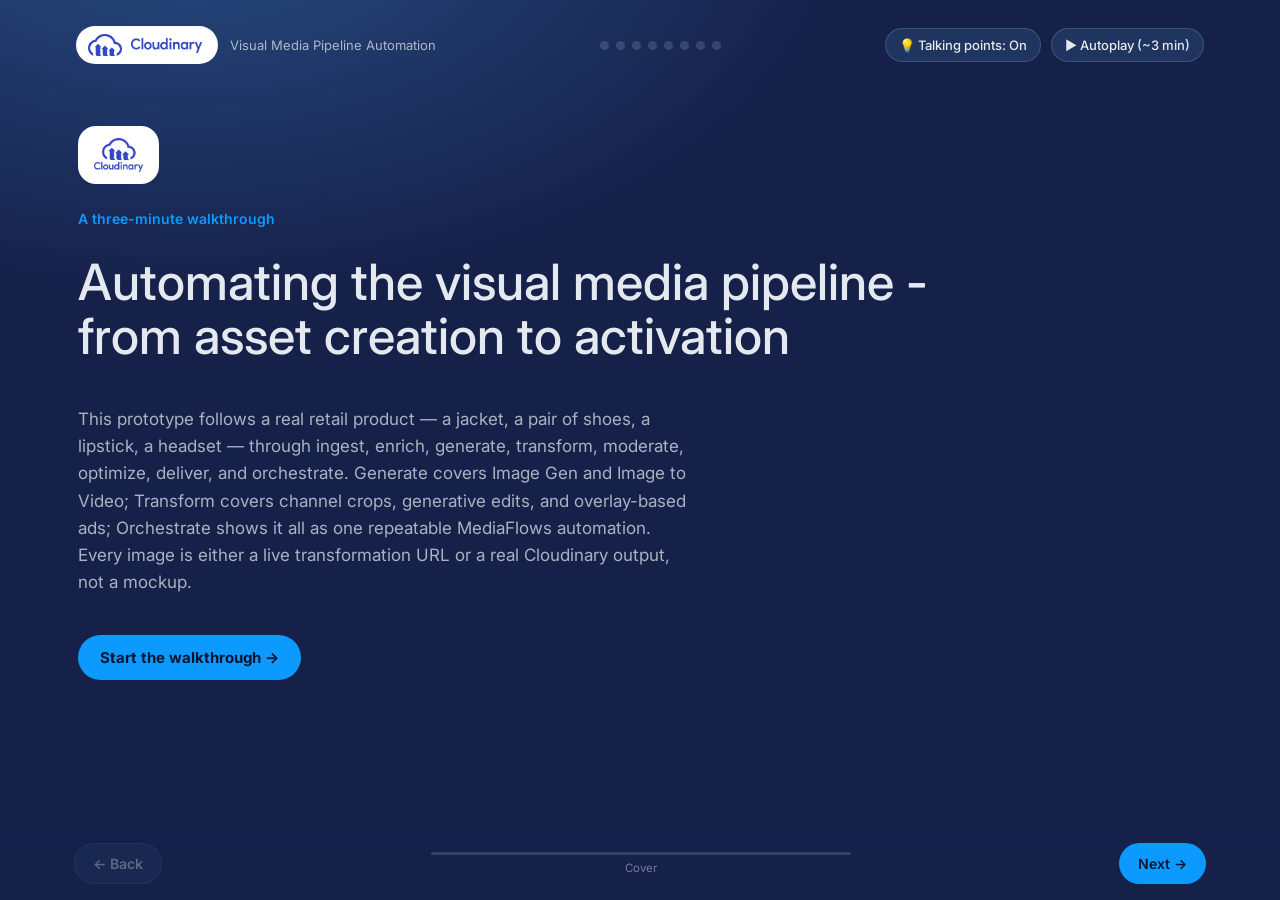
<file: cloudinary-platform-overview-demo.html>
<!DOCTYPE html>
<html lang="en">
<head>
<meta charset="UTF-8">
<meta name="viewport" content="width=device-width, initial-scale=1, viewport-fit=cover">
<title>Cloudinary — Visual Media Pipeline Automation</title>
<link rel="preconnect" href="https://fonts.googleapis.com">
<link rel="preconnect" href="https://fonts.gstatic.com" crossorigin>
<link href="https://fonts.googleapis.com/css2?family=Inter:wght@400;500;600;700;800&display=swap" rel="stylesheet">
<style>
  :root {
    /* Cloudinary brand palette — brand-guidelines.cloudinary.com */
    --cloudinary-blue: #3448C5;   /* reserved for the logo only */
    --sky: #0D9AFF;               /* primary interactive accent */
    --grey: #E3E9EF;              /* light neutral / body text on dark */
    --aegean: #23436A;
    --cetacean: #1B295D;
    --turquoise: #48C4D8;
    --pink: #FE5981;
    --green: #D5FDA1;
    --teal: #60CFB7;
    --purple: #A15EE4;

    --ink: #16214A;
    --ink-2: #1B295D;
    --surface: #1F3560;
    --surface-2: #2A4577;
    --hair: rgba(227,233,239,0.16);
    --cream: #E3E9EF;
    --cream-dim: rgba(227,233,239,0.72);
    --cream-faint: rgba(227,233,239,0.46);
    --gold: #0D9AFF;
    --gold-soft: rgba(13,154,255,0.14);
    --teal-soft: rgba(96,207,183,0.16);
    --flag: #FE5981;
    --flag-soft: rgba(254,89,129,0.16);
    --accentgreen: #D5FDA1;
    --accentgreen-soft: rgba(213,253,161,0.14);
    --radius-lg: 22px;
    --radius-md: 14px;
    --serif: 'Inter', -apple-system, BlinkMacSystemFont, 'Segoe UI', sans-serif;
    --sans: 'Inter', -apple-system, BlinkMacSystemFont, 'Segoe UI', sans-serif;
    --mono: 'SFMono-Regular', Consolas, 'Liberation Mono', Menlo, monospace;
    color-scheme: dark;
  }
  :root:not([data-theme="light"]) { }
  @media (prefers-color-scheme: light) {
    :root:not([data-theme="light"]) {
      --ink: #16214A; --ink-2: #1B295D; --surface: #1F3560; --surface-2: #2A4577;
      --cream: #E3E9EF; color-scheme: dark;
    }
  }
  * { box-sizing: border-box; }
  html, body { height: 100%; }
  html { scroll-padding-top: env(safe-area-inset-top, 0px); }
  body {
    margin: 0;
    min-height: 100%;
    background: radial-gradient(1200px 700px at 15% -10%, #274b82 0%, var(--ink) 55%) fixed, var(--ink);
    color: var(--cream);
    font-family: var(--sans);
    padding-top: env(safe-area-inset-top, 0px);
    padding-bottom: env(safe-area-inset-bottom, 0px);
    -webkit-font-smoothing: antialiased;
  }
  img { max-width: 100%; display: block; }

  .app {
    max-width: 1180px;
    margin: 0 auto;
    padding: 22px 24px 100px;
  }

  /* ---------- Header ---------- */
  header.top {
    display: flex;
    align-items: center;
    justify-content: space-between;
    gap: 16px;
    padding: 4px 2px 22px;
    flex-wrap: wrap;
  }
  .brand { display: flex; align-items: center; gap: 12px; }
  .logochip {
    display: inline-flex; align-items: center; gap: 9px;
    background: #FFFFFF; border-radius: 999px; padding: 8px 16px 8px 12px;
  }
  .logochip img.icon { display: block; height: 22px; width: auto; }
  .logochip img.word { display: block; height: 15px; width: auto; }
  .heroLogo { display: flex; align-items: center; gap: 12px; margin-bottom: 4px; }
  .heroLogo .chip {
    display: inline-flex; align-items: center; justify-content: center;
    background: #FFFFFF; border-radius: 18px; padding: 12px 16px;
  }
  .heroLogo .chip img { display: block; height: 34px; width: auto; }
  .brand .sub { font-size: 13px; color: var(--cream-dim); }
  .dots { display: flex; gap: 7px; align-items: center; }
  .dot {
    width: 9px; height: 9px; border-radius: 50%;
    background: var(--hair); border: none; cursor: pointer; padding: 0;
    transition: transform .2s ease, background .2s ease;
  }
  .dot[aria-current="true"] { background: var(--sky); transform: scale(1.25); }
  .controls { display: flex; align-items: center; gap: 10px; }
  .iconbtn {
    display: inline-flex; align-items: center; gap: 7px;
    background: var(--surface); border: 1px solid var(--hair); color: var(--cream);
    font-family: var(--sans); font-size: 13px; font-weight: 500;
    padding: 8px 13px; border-radius: 999px; cursor: pointer;
  }
  .iconbtn:hover { border-color: rgba(243,239,230,0.32); }
  .iconbtn.off { opacity: 0.55; }
  .iconbtn:focus-visible, .dot:focus-visible, button:focus-visible, a:focus-visible {
    outline: 2px solid var(--gold); outline-offset: 2px;
  }

  /* ---------- Stage frame ---------- */
  .stagewrap { position: relative; min-height: 560px; }
  .stage {
    display: none;
    animation: rise .38s ease both;
  }
  .stage.active { display: block; }
  @keyframes rise { from { opacity: 0; transform: translateY(8px); } to { opacity: 1; transform: none; } }
  @media (prefers-reduced-motion: reduce) { .stage { animation: none; } }

  /* Cover + Recap */
  .cover, .recap {
    text-align: left;
    padding: 40px 4px 10px;
    display: grid; gap: 22px;
  }
  .eyebrow-free-label { font-size: 14px; color: var(--gold); font-weight: 600; }
  .cover h1, .recap h1 {
    font-family: var(--serif); font-weight: 500; font-size: clamp(30px, 4.4vw, 50px);
    line-height: 1.08; margin: 6px 0 4px; max-width: 28ch;
  }
  .cover p.lede, .recap p.lede {
    font-size: 17px; color: var(--cream-dim); max-width: 56ch; line-height: 1.6;
  }
  .cta {
    display: inline-flex; align-items: center; gap: 10px; width: max-content;
    background: var(--sky); color: #0B1533; font-weight: 700; font-size: 15px;
    padding: 13px 22px; border-radius: 999px; border: none; cursor: pointer;
    font-family: var(--sans);
  }
  .cta:hover { filter: brightness(1.06); }
  .stagelist { display: grid; gap: 10px; margin-top: 4px; max-width: 620px; }
  .stagelist .row {
    display: flex; align-items: baseline; gap: 14px;
    padding: 12px 0; border-bottom: 1px solid var(--hair);
  }
  .stagelist .row .n { font-family: var(--serif); color: var(--gold); font-size: 15px; width: 22px; }
  .stagelist .row .t { font-weight: 600; font-size: 15px; }
  .customerproof {
    margin-top: 12px; display: flex; align-items: center; gap: 12px;
    background: var(--accentgreen-soft); border: 1px solid rgba(213,253,161,0.35);
    border-radius: var(--radius-md); padding: 11px 15px;
  }
  .customerproof .brand {
    font-family: var(--sans); font-weight: 700; font-size: 12.5px; color: var(--accentgreen);
    white-space: nowrap; padding-right: 12px; border-right: 1px solid rgba(213,253,161,0.3);
  }
  .customerproof .result { font-size: 13.5px; color: var(--cream); line-height: 1.4; }
  .customerproof .result b { color: var(--accentgreen); }

  .platformstat {
    margin-top: 12px; display: flex; align-items: center; gap: 12px;
    background: rgba(72,196,216,0.14); border: 1px solid rgba(72,196,216,0.38);
    border-radius: var(--radius-md); padding: 11px 15px;
  }
  .platformstat .v {
    font-family: var(--serif); font-weight: 700; font-size: 20px; color: var(--turquoise);
    white-space: nowrap; padding-right: 12px; border-right: 1px solid rgba(72,196,216,0.32);
  }
  .platformstat .l { font-size: 13.5px; color: var(--cream); line-height: 1.4; }

  .differentiators {
    display: grid; grid-template-columns: repeat(3, 1fr); gap: 16px; margin-top: 6px;
  }
  @media (max-width: 860px) { .differentiators { grid-template-columns: 1fr; } }
  .differentiators .card {
    background: var(--surface); border: 1px solid var(--hair); border-radius: var(--radius-md);
    padding: 18px 18px 20px;
  }
  .differentiators .card h3 {
    font-family: var(--serif); font-weight: 500; font-size: 19px; margin: 0 0 8px; color: var(--accentgreen);
  }
  .differentiators .card p { margin: 0; font-size: 13.5px; color: var(--cream-dim); line-height: 1.55; }

  .agentchat { display: grid; gap: 10px; }
  .agentchat .bubble { border-radius: 12px; padding: 10px 13px; font-size: 12.8px; line-height: 1.55; }
  .agentchat .who { font-size: 10.5px; font-weight: 700; letter-spacing: 0.3px; margin-bottom: 4px; color: var(--cream-faint); }

  .flowdiagram { display: flex; flex-direction: column; align-items: stretch; }
  .flownode {
    background: var(--ink-2); border: 1px solid var(--hair); border-radius: var(--radius-md);
    padding: 12px 16px; display: flex; align-items: center; gap: 12px; flex-wrap: wrap;
  }
  .flownode .fn-badge {
    font-size: 11px; font-weight: 700; color: var(--sky); background: rgba(13,154,255,0.14);
    border: 1px solid rgba(13,154,255,0.35); border-radius: 999px; padding: 4px 10px; white-space: nowrap;
  }
  .flownode .fn-title { font-size: 13.5px; color: var(--cream); }
  .flownode .fn-branch { width: 100%; margin-top: 2px; font-size: 12px; color: var(--flag); padding-left: 2px; }
  .flownode.end { border-color: rgba(96,207,183,0.4); }
  .flownode.end .fn-badge { color: var(--teal); background: rgba(96,207,183,0.14); border-color: rgba(96,207,183,0.35); }
  .flowline { width: 2px; height: 14px; background: var(--hair); margin-left: 24px; }
  .agentchat .bubble.user { background: var(--surface-2); color: var(--cream); margin-left: 22px; }
  .agentchat .bubble.agent { background: var(--teal-soft); border: 1px solid rgba(96,207,183,0.35); color: var(--cream); margin-right: 8px; }
  .agentchat .bubble.agent .who { color: var(--teal); }

  .statstrip {
    display: flex; gap: 26px; flex-wrap: wrap; margin-top: 4px; padding: 16px 2px;
    border-top: 1px solid var(--hair); border-bottom: 1px solid var(--hair);
  }
  .statstrip .stat { display: flex; align-items: baseline; gap: 8px; }
  .statstrip .stat .v { font-family: var(--serif); font-size: 22px; color: var(--cream); }
  .statstrip .stat .l { font-size: 12px; color: var(--cream-faint); }

  /* Two-column stage layout */
  .stagegrid {
    display: grid; grid-template-columns: 1fr 1.28fr; gap: 34px;
    align-items: start; padding-top: 8px;
  }
  @media (max-width: 860px) { .stagegrid { grid-template-columns: 1fr; gap: 24px; } }

  .copy .step-tag {
    font-size: 13px; font-weight: 600; color: var(--gold);
    display: flex; align-items: center; gap: 8px; margin-bottom: 10px;
  }
  .copy .step-tag .no { font-family: var(--serif); font-size: 16px; }
  .copy h2 {
    font-family: var(--serif); font-weight: 500; font-size: clamp(26px, 3vw, 34px);
    line-height: 1.12; margin: 0 0 12px; max-width: 13ch;
  }
  .copy ul { list-style: none; margin: 16px 0 0; padding: 0; display: grid; gap: 10px; }
  .copy ul li {
    position: relative; padding-left: 18px; font-size: 15px; line-height: 1.55; color: var(--cream);
  }
  .copy ul li::before {
    content: ""; position: absolute; left: 0; top: 9px; width: 6px; height: 6px;
    border-radius: 50%; background: var(--teal);
  }
  .proof {
    margin-top: 20px; background: var(--gold-soft); border: 1px solid rgba(13,154,255,0.32);
    border-radius: var(--radius-md); padding: 13px 16px; font-size: 14px; color: var(--cream);
  }
  .proof b { color: var(--gold); }
  .talkpopup {
    margin-top: 16px; position: relative; background: var(--surface-2);
    border: 1px solid rgba(96,207,183,0.35); border-radius: var(--radius-md);
    padding: 13px 40px 14px 16px; box-shadow: 0 6px 18px rgba(0,0,0,0.22);
    animation: popin .22s ease both;
  }
  @keyframes popin { from { opacity: 0; transform: translateY(4px) scale(0.98); } to { opacity: 1; transform: none; } }
  @media (prefers-reduced-motion: reduce) { .talkpopup { animation: none; } }
  .talkpopup .talkhead {
    font-size: 12.5px; font-weight: 700; color: var(--teal); display: flex; align-items: center; gap: 7px; margin-bottom: 6px;
  }
  .talkpopup p { margin: 0; font-size: 14px; color: var(--cream-dim); line-height: 1.6; font-style: italic; }
  .talkclose {
    position: absolute; top: 8px; right: 8px; width: 24px; height: 24px; border-radius: 50%;
    border: none; background: transparent; color: var(--cream-faint); font-size: 16px; line-height: 1;
    cursor: pointer; display: flex; align-items: center; justify-content: center;
  }
  .talkclose:hover { background: rgba(227,233,239,0.12); color: var(--cream); }

  .visual {
    background: var(--surface); border: 1px solid var(--hair); border-radius: var(--radius-lg);
    padding: 20px; min-height: 320px;
  }
  .visual .figs { display: grid; gap: 14px; }
  .fig { background: var(--ink-2); border-radius: var(--radius-md); overflow: hidden; border: 1px solid var(--hair); }
  .fig .imgbox { position: relative; background: #0B1020; display: flex; align-items: center; justify-content: center; min-height: 120px; }
  .fig img { width: 100%; height: auto; object-fit: contain; }
  .fig .cap { padding: 9px 12px 11px; }
  .fig .cap .lbl { font-size: 12.5px; font-weight: 600; color: var(--cream); margin-bottom: 3px; }
  .fig .cap .url {
    font-family: var(--mono); font-size: 10.6px; color: var(--teal); word-break: break-all; line-height: 1.5;
  }
  .imgfallback {
    display: none; padding: 22px 16px; text-align: center; color: var(--cream-faint); font-size: 13px;
  }
  img.errored, video.errored { display: none; }
  img.errored + .imgfallback, video.errored + .imgfallback { display: block; }
  .fig video { width: 100%; height: auto; display: block; }

  .imgbox.portalbox { flex-direction: column; padding: 20px 16px; gap: 10px; min-height: 160px; }
  .portalbox .dztext { font-size: 13px; color: var(--cream-dim); text-align: center; }
  .portalbox .dztext b { color: var(--cream); }
  .portalbox .fileline {
    width: 100%; display: flex; align-items: center; gap: 8px;
    background: var(--surface-2); border: 1px solid var(--hair); border-radius: 8px; padding: 7px 10px;
  }
  .portalbox .fname { font-size: 11px; color: var(--cream); font-family: var(--mono); white-space: nowrap; }
  .portalbox .fbar { flex: 1; height: 5px; border-radius: 4px; background: var(--hair); overflow: hidden; }
  .portalbox .fbar i { display: block; height: 100%; background: var(--teal); }
  .portalbox .fpct { font-size: 11px; color: var(--teal); font-weight: 600; }

  .row-2 { display: grid; grid-template-columns: 1fr 1fr; gap: 14px; }
  .row-3 { display: grid; grid-template-columns: repeat(3, 1fr); gap: 12px; }
  .row-4 { display: grid; grid-template-columns: repeat(4, 1fr); gap: 10px; }
  @media (max-width: 860px) { .row-3, .row-4 { grid-template-columns: repeat(2, 1fr); } }

  .badge {
    position: absolute; top: 8px; left: 8px; right: 8px; background: rgba(15,21,38,0.82);
    border: 1px solid var(--hair); color: var(--cream); font-size: 10px; font-weight: 600;
    padding: 3px 8px; border-radius: 10px; line-height: 1.3; white-space: normal;
    width: fit-content; max-width: calc(100% - 16px);
  }
  .badge.live { color: var(--teal); border-color: rgba(96,207,183,0.4); }
  .badge.sim { color: var(--flag); border-color: rgba(254,89,129,0.4); }
  .badge.asset { color: var(--purple); border-color: rgba(161,94,228,0.45); }

  .legend {
    display: flex; flex-wrap: wrap; gap: 16px; font-size: 12px; color: var(--cream-faint);
    padding: 0 2px 18px;
  }
  .legend span { display: inline-flex; align-items: center; gap: 6px; }
  .legend i { width: 8px; height: 8px; border-radius: 50%; display: inline-block; }
  .legend i.live { background: var(--teal); }
  .legend i.asset { background: var(--purple); }
  .legend i.sim { background: var(--flag); }

  .subhead {
    font-size: 12.5px; font-weight: 700; text-transform: none; color: var(--cream-dim);
    margin: 2px 0 2px; letter-spacing: 0.2px;
  }

  .jsonpanel {
    background: #0B1020; border: 1px solid var(--hair); border-radius: var(--radius-md);
    padding: 14px 16px; font-family: var(--mono); font-size: 12px; line-height: 1.65; color: #C9D6C9;
    overflow-x: auto;
  }
  .jsonpanel .k { color: #8FB8E0; }
  .jsonpanel .s { color: #D6B979; }
  .jsonpanel .tagline {
    font-size: 11px; color: var(--flag); font-family: var(--sans); font-weight: 600; margin-bottom: 8px;
  }

  .devices { display: grid; grid-template-columns: 0.6fr 0.85fr 1.3fr; gap: 12px; align-items: end; }
  .devices .device .cap { text-align: center; }
  @media (max-width: 860px) { .devices { grid-template-columns: 1fr; } }

  /* ---------- Footer nav ---------- */
  footer.nav {
    position: fixed; left: 0; right: 0; bottom: 0;
    background: linear-gradient(180deg, rgba(15,21,38,0) 0%, var(--ink) 30%);
    padding: 26px 0 calc(16px + env(safe-area-inset-bottom, 0px));
  }
  .navbar {
    max-width: 1180px; margin: 0 auto; padding: 0 24px;
    display: flex; align-items: center; justify-content: space-between; gap: 14px;
  }
  .navbtn {
    background: var(--surface); border: 1px solid var(--hair); color: var(--cream);
    font-family: var(--sans); font-weight: 600; font-size: 14px;
    padding: 11px 18px; border-radius: 999px; cursor: pointer; display: inline-flex; gap: 8px; align-items: center;
  }
  .navbtn.primary { background: var(--sky); color: #0B1533; border-color: transparent; }
  .navbtn:disabled { opacity: 0.35; cursor: not-allowed; }
  .progresswrap { flex: 1; max-width: 420px; display: flex; flex-direction: column; gap: 6px; }
  .progressbar { height: 3px; background: var(--hair); border-radius: 3px; overflow: hidden; }
  .progressbar > i { display: block; height: 100%; background: var(--gold); width: 0%; transition: width .1s linear; }
  .steplabel { font-size: 11.5px; color: var(--cream-faint); text-align: center; }

  @media (max-width: 640px) {
    .navbar { flex-wrap: wrap; }
    .progresswrap { order: 3; max-width: none; }
  }
</style>
</head>
<body>
<div class="app">

  <header class="top">
    <div class="brand">
      <span class="logochip">
        <img class="icon" src="[data-uri]" alt="Cloudinary cloud icon">
        <img class="word" src="[data-uri]" alt="Cloudinary">
      </span>
      <span class="sub">Visual Media Pipeline Automation</span>
    </div>
    <div class="dots" id="dots" role="tablist" aria-label="Jump to stage"></div>
    <div class="controls">
      <button class="iconbtn" id="tipsBtn" type="button">💡 Talking points: On</button>
      <button class="iconbtn" id="playBtn" type="button">▶ Autoplay (~3 min)</button>
    </div>
  </header>


  <div class="stagewrap" id="stagewrap"></div>
</div>

<footer class="nav">
  <div class="navbar">
    <button class="navbtn" id="prevBtn" type="button">← Back</button>
    <div class="progresswrap">
      <div class="progressbar"><i id="progressFill"></i></div>
      <div class="steplabel" id="stepLabel">Cover</div>
    </div>
    <button class="navbtn primary" id="nextBtn" type="button">Next →</button>
  </div>
</footer>

<script>
(function(){
  var LOGO_STACKED = "[data-uri]";
  var CLOUD = "https://res.cloudinary.com/demo/image/upload/";
  var CLOUDV = "https://res.cloudinary.com/demo/video/upload/";

  function img(t, id){ return CLOUD + t + "/" + id; }
  function vid(t, id){ return CLOUDV + t + "/" + id; }

  var BADGE_TEXT = { live: "Live transformation", asset: "Real Cloudinary output", sim: "Illustrative" };
  function figure(label, url, kind, opts){
    opts = opts || {};
    if (kind === true) kind = "live";
    if (kind === false) kind = "sim";
    var shortUrl = url.replace("https://res.cloudinary.com/", "").replace("https://cloudinary-marketing-res.cloudinary.com/", "");
    var badgeText = opts.action || BADGE_TEXT[kind];
    return (
      '<div class="fig">' +
        '<div class="imgbox">' +
          '<img loading="lazy" src="'+url+'" alt="'+label+'" onerror="this.classList.add(\'errored\')">' +
          '<span class="badge '+kind+'">'+badgeText+'</span>' +
          '<div class="imgfallback">Live image is processing on Cloudinary\'s shared demo cloud — reload in a moment, or narrate from this description: <em>'+(opts.fallback||label)+'</em></div>' +
        '</div>' +
        '<div class="cap"><div class="lbl">'+label+'</div><div class="url">'+shortUrl+'</div></div>' +
      '</div>'
    );
  }
  function videoFigure(label, url, kind, opts){
    opts = opts || {};
    var shortUrl = url.replace("https://res.cloudinary.com/", "").replace("https://cloudinary-marketing-res.cloudinary.com/", "");
    var badgeText = opts.action || BADGE_TEXT[kind];
    return (
      '<div class="fig">' +
        '<div class="imgbox">' +
          '<video autoplay loop muted playsinline src="'+url+'" onerror="this.classList.add(\'errored\')"></video>' +
          '<span class="badge '+kind+'">'+badgeText+'</span>' +
          '<div class="imgfallback">Video is processing — narrate from this description: <em>'+(opts.fallback||label)+'</em></div>' +
        '</div>' +
        '<div class="cap"><div class="lbl">'+label+'</div><div class="url">'+shortUrl+'</div></div>' +
      '</div>'
    );
  }

  // ---- Stage content ----
  var stages = [];

  // 0: Cover
  stages.push({
    kind: "cover",
    html: function(){
      return (
        '<div class="cover">' +
          '<div class="heroLogo"><span class="chip"><img src="' + LOGO_STACKED + '" alt="Cloudinary"></span></div>' +
          '<div class="eyebrow-free-label">A three-minute walkthrough</div>' +
          '<h1>Automating the visual media pipeline - from asset creation to activation</h1>' +
          '<p class="lede">This prototype follows a real retail product — a jacket, a pair of shoes, a lipstick, a headset — through ingest, enrich, generate, transform, moderate, optimize, deliver, and orchestrate. Generate covers Image Gen and Image to Video; Transform covers channel crops, generative edits, and overlay-based ads; Orchestrate shows it all as one repeatable MediaFlows automation. Every image is either a live transformation URL or a real Cloudinary output, not a mockup.</p>' +
          '<button class="cta" id="startBtn" type="button">Start the walkthrough →</button>' +
        '</div>'
      );
    }
  });

  // 1: Ingest
  stages.push({
    key: "Ingest", duration: 20,
    headline: "Bring every asset in, from anywhere",
    bullets: [
      "Upload easily from portals, APIs, bulk migration jobs, and 20+ cloud storage sources (S3, GCS, Dropbox, plain URLs)",
      "Every asset gets a unique ID, automatic backup, and version history the moment it lands — before anything else happens to it"
    ],
    proof: "Save time by ingesting any volume of visual media from anywhere quickly while enriching and transforming simultaneously.",
    proofLabel: "Value:",
    customer: { brand: "RAPHA", result: "Launches videos <b>50% faster</b> on a single, unified pipeline." },
    platformstat: { v: "~1B", l: "Video assets managed on Cloudinary today." },
    talk: "Ask what system their product photography lives in today. Whether someone drags a file into the portal or an engineer hits the API, it lands in the same place, tagged the same way.",
    visual: function(){
      return (
        '<div class="figs">' +
          '<div class="row-2">' +
            figure("Raw upload — apparel product shot", img("", "docs/casual"), true, {fallback:"an unprocessed jacket product photo, straight off a camera card", action:"Original upload — no transformation applied"}) +
            '<div class="fig"><div class="imgbox portalbox">' +
              '<span class="badge sim">Illustrative — sample UI</span>' +
              '<svg width="30" height="26" viewBox="0 0 32 26" fill="none" xmlns="http://www.w3.org/2000/svg" aria-hidden="true">' +
                '<path d="M9 20a5 5 0 0 1-.7-9.95A6 6 0 0 1 20 8.2 5.4 5.4 0 0 1 21.5 20H9Z" stroke="#0D9AFF" stroke-width="1.8" stroke-linejoin="round"/>' +
                '<path d="M15 17V9m0 0-3 3m3-3 3 3" stroke="#0D9AFF" stroke-width="1.8" stroke-linecap="round" stroke-linejoin="round"/>' +
              '</svg>' +
              '<div class="dztext">Drag &amp; drop, or <b>browse</b>, to upload</div>' +
              '<div class="fileline"><span class="fname">sneaker_v2.jpg</span><div class="fbar"><i style="width:82%"></i></div><span class="fpct">82%</span></div>' +
            '</div><div class="cap"><div class="lbl">Uploading via the Cloudinary Console portal</div><div class="url">Drag-and-drop upload — no code required</div></div></div>' +
          '</div>' +
          figure("Raw upload — video asset (scaled for preview only)", vid("c_scale,w_600", "elephants"), true, {fallback:"a raw, untouched video file as it arrives at ingest", action:"c_scale — resized only for this preview"}) +
        '</div>'
      );
    }
  });

  // 2: Enrich
  stages.push({
    key: "Enrich", duration: 20,
    headline: "Every asset understands itself",
    bullets: [
      "Every upload is automatically tagged and enriched with structured metadata based on the brand catalog as well as context",
      "Taxonomy Agent keeps that metadata consistent as the library grows — standardizing values, recommending naming conventions, and flagging drift before it fragments search"
    ],
    proof: "Discoverability of assets greatly increases the ROI of each asset and reduces duplication.",
    proofLabel: "Value:",
    customer: { brand: "VORWERK", result: "Cloudinary customers use agentic tagging to keep libraries <b>consistent and searchable at scale</b>." },
    platformstat: { v: "34M", l: "New assets added daily — all auto-tagged and kept consistent." },
    talk: "This is the one that saves headcount and surfaces assets that would otherwise get re-shot or re-licensed because nobody could find them — Taxonomy Agent keeps the whole library consistent and discoverable on its own.",
    visual: function(){
      return (
        '<div class="figs">' +
          '<div class="row-2">' +
            figure("Source image", img("w_500,c_scale", "docs/casual"), true, {action:"Original upload feeding the tagging pipeline"}) +
            '<div class="fig"><div class="cap" style="padding:14px 14px 12px"><div class="tagline" style="font-family:var(--sans);font-size:11px;color:var(--flag);font-weight:600;margin-bottom:8px">ILLUSTRATIVE — SAMPLE AUTO-TAGGING OUTPUT</div>' +
            '<div class="jsonpanel" style="border:none;padding:0;background:transparent">' +
            '{<br>&nbsp;&nbsp;<span class="k">"tags"</span>: [<span class="s">"apparel"</span>, <span class="s">"jacket"</span>, <span class="s">"outerwear"</span>, <span class="s">"studio shot"</span>],<br>' +
            '&nbsp;&nbsp;<span class="k">"dominant_colors"</span>: [<span class="s">"#3B2F27"</span>, <span class="s">"#C9BFA8"</span>],<br>' +
            '&nbsp;&nbsp;<span class="k">"quality_score"</span>: 0.94<br>}' +
            '</div></div></div>' +
          '</div>' +
          '<div class="fig"><div class="cap" style="padding:14px 14px 12px">' +
            '<div class="tagline" style="font-family:var(--sans);font-size:11px;color:var(--flag);font-weight:600;margin-bottom:8px">ILLUSTRATIVE — SAMPLE TAXONOMY AGENT SESSION</div>' +
            '<div class="agentchat">' +
              '<div class="bubble user"><div class="who">YOU</div>Standardize the values in our Category field and recommend how to migrate existing product photos.</div>' +
              '<div class="bubble agent"><div class="who">TAXONOMY AGENT</div>Found 6 variants of \u201cjacket\u201d across 1,240 assets (Jacket, jackets, Outerwear-Jacket, OUTERWEAR_JKT\u2026). Recommend standardizing to <b>Outerwear &gt; Jackets</b> and migrating all 1,240 assets. Approve to apply, or review the list first.</div>' +
            '</div>' +
          '</div></div>' +
        '</div>'
      );
    }
  });

  // 3: Generate
  stages.push({
    key: "Generate", duration: 25,
    headline: "New creative, without a new shoot",
    bullets: [
      "Image Gen creates a brand-new image guided by a reference photo and a prompt — for concepts you never shot at all",
      "Image to Video turns an existing product photo into a short animated clip for social and PDP placements"
    ],
    proof: "Generate new assets within the context of your visual media pipeline for brand alignment, enrichment, discoverability, and automated derivative creation.",
    proofLabel: "Value:",
    customer: { brand: "ADIDAS", result: "Uses generative variations for <b>personalized experiences, to market fast</b>." },
    platformstat: { v: "100%", l: "Of the product is available via API — Image Gen and Image to Video included." },
    talk: "This is the moment that gets a reaction in the room. Ask what product shot they wish they could turn into something entirely new — or turn into a video — then try it live on their own image.",
    visual: function(){
      return (
        '<div class="figs">' +
          '<div class="subhead">Image Gen — a new image from a reference photo + prompt</div>' +
          '<div class="row-2">' +
            figure("Reference photo you'd feed in, e.g. \u201cstudio shot of this sneaker on a bold color-block background, same product, new campaign angle\u201d", img("w_360,c_scale", "docs/shoes"), "live", {action:"Reference photo — unmodified"}) +
            figure("Image Gen result — an actual Cloudinary Image Gen output", img("f_auto,q_auto", "gen-sandbox/gen_img_001.jpg"), "asset", {fallback:"a fully AI-generated product image created from a reference photo and a text prompt, published by Cloudinary as an Image Gen example", action:"Image Gen — new image generated from a reference + prompt"}) +
          '</div>' +

          '<div class="subhead" style="margin-top:6px">Image to Video — animate an existing product photo</div>' +
          '<div class="row-2">' +
            figure("Source still you'd feed in, e.g. \u201cslow orbit around the sneaker, soft studio light, subtle dust motes\u201d", img("w_360,c_scale", "docs/shoes"), "live", {action:"Source still — unmodified"}) +
            videoFigure("Image to Video result — Cloudinary's own Image to Video example", "https://cloudinary-marketing-res.cloudinary.com/video/upload/v1782172941/I2V_02-MoreVideoLessCost.mp4", "asset", {fallback:"a short looping video generated from a still product image using Cloudinary's Image to Video add-on", action:"Image to Video — still image animated into a clip"}) +
          '</div>' +
          '<div class="customerproof" style="margin-top:2px"><span class="brand">PAUL SMITH</span><span class="result">Saw a <b>45% boost in video-enabled sales</b> after adding video to product pages.</span></div>' +
        '</div>'
      );
    }
  });

  // 4: Transformation
  stages.push({
    key: "Transform", duration: 35,
    headline: "One Image or Video, infinite variations",
    bullets: [
      "Content-aware smart cropping (g_auto) reframes the same source for square, portrait, and widescreen automatically",
      "Swap a garment's color or style, or regenerate a background, with a text prompt — no reshoot, no stylist, no studio day",
      "Overlay dynamic text, badges, or promo copy on top of any image to spin up personalized ad variants for every channel or audience"
    ],
    proof: "Save valuable creative resource hours by generating every variant you need for channels, regions, campaigns, and commerce sites instantly.",
    proofLabel: "Value:",
    customer: { brand: "AMC THEATRES", result: "Cut production time <b>90%</b> via automated image transformations." },
    platformstat: { v: ">400", l: "AI-powered transformations available — every crop, edit and overlay above is just a URL." },
    talk: "This is where one photo becomes every asset the channel plan calls for. Ask how many places one product photo has to live today — PDP, app, email, paid social — then show the crops, the generative edits, and the overlay ad all coming from the same source file.",
    visual: function(){
      return (
        '<div class="figs">' +
          '<div class="subhead">Channel crops — one master image, every placement</div>' +
          '<div class="row-4">' +
            figure("Square — social post", img("c_fill,g_auto,ar_1:1,w_320/f_auto/q_auto", "docs/shoes"), true, {action:"c_fill + g_auto — smart-cropped to 1:1"}) +
            figure("Widescreen — banner", img("c_fill,g_auto,ar_16:9,w_320/f_auto/q_auto", "docs/shoes"), true, {action:"c_fill + g_auto — smart-cropped to 16:9"}) +
            figure("Portrait — story/reel", img("c_fill,g_auto,ar_9:16,w_320/f_auto/q_auto", "docs/shoes"), true, {action:"c_fill + g_auto — smart-cropped to 9:16"}) +
            figure("Thumbnail — list view", img("c_thumb,g_auto,w_160,h_160/f_auto/q_auto", "docs/shoes"), true, {action:"c_thumb + g_auto — smart-cropped thumbnail"}) +
          '</div>' +

          '<div class="subhead" style="margin-top:6px">Generative edits — computed live, on the fly</div>' +
          '<div class="row-2">' +
            figure("Original — shirt", img("w_420,c_scale", "docs/woman-in-shirt.jpg"), "live", {action:"Original photo — no transformation applied"}) +
            figure("Generative replace — swapped for a cable-knit sweater", img("e_gen_replace:from_shirt;to_cable%20knit%20sweater;preserve-geometry_true/w_420,c_scale", "docs/woman-in-shirt.jpg"), "live", {fallback:"the same photo with the shirt digitally replaced by a cable-knit sweater, same pose and lighting", action:"e_gen_replace — shirt swapped for a sweater"}) +
          '</div>' +
          '<div class="row-2">' +
            figure("Original — headset, plain background", img("w_360,c_scale", "pm/object-4.jpg"), "live", {action:"Original photo — no transformation applied"}) +
            figure("Generative background replace", img("e_gen_background_replace/w_360,c_scale", "pm/object-4.jpg"), "live", {fallback:"the same headset with an AI-generated environment behind it instead of a flat backdrop", action:"e_gen_background_replace — AI-generated background"}) +
          '</div>' +

          '<div class="subhead" style="margin-top:6px">Overlay — a personalized ad for social media</div>' +
          '<div class="row-2">' +
            figure("Original — product photo", img("c_fill,g_auto,ar_1:1,w_460/f_auto/q_auto", "docs/shoes"), true, {action:"c_fill + g_auto — smart-cropped to 1:1"}) +
            figure("Overlay — promo banner added for a social ad", img("c_fill,g_auto,ar_1:1,w_460/l_text:Arial_46_bold:NEW%20DROP%20-%2025%25%20OFF,co_white,b_rgb:1B295D/fl_layer_apply,g_south,y_28/f_auto/q_auto", "docs/shoes"), "live", {fallback:"the same square product crop with a bold promo banner overlaid at the bottom, ready to run as a social ad", action:"l_text overlay — personalized promo banner"}) +
          '</div>' +
        '</div>'
      );
    }
  });

  // 5: Moderate
  stages.push({
    key: "Moderate", duration: 15,
    headline: "Brand-safe, automatically",
    bullets: [
      "Every asset is screened for explicit, violent or otherwise off-brand content before it can reach a storefront or app",
      "Confidence-scored categories route borderline content to a human review queue instead of an outright block — nothing silently disappears"
    ],
    proof: "Increase customer conversions and add suppliers seamlessly by safely and efficiently moderating and normalizing UGC, supplier assets, or AI generated variants.",
    proofLabel: "Value:",
    talk: "For marketplace, UGC, or supplier-submitted catalogs — and now AI-generated variants too — this is the line that removes a legal and brand-risk headache from their roadmap.",
    visual: function(){
      return (
        '<div class="figs">' +
          '<div class="row-2">' +
            figure("Asset under review", img("w_420,c_scale", "docs/lipstick"), true, {action:"Original upload queued for automated screening"}) +
            '<div class="fig"><div class="cap" style="padding:14px 14px 12px"><div class="tagline">ILLUSTRATIVE — SAMPLE MODERATION OUTPUT</div>' +
            '<div class="jsonpanel" style="border:none;padding:0;background:transparent">' +
            '{<br>&nbsp;&nbsp;<span class="k">"moderation_status"</span>: <span class="s">"approved"</span>,<br>' +
            '&nbsp;&nbsp;<span class="k">"categories_checked"</span>: [<span class="s">"adult"</span>, <span class="s">"violence"</span>, <span class="s">"drugs"</span>],<br>' +
            '&nbsp;&nbsp;<span class="k">"max_confidence"</span>: 0.02,<br>' +
            '&nbsp;&nbsp;<span class="k">"routed_for_human_review"</span>: false<br>}' +
            '</div></div></div>' +
          '</div>' +
        '</div>'
      );
    }
  });

  // 6: Optimize
  stages.push({
    key: "Optimize", duration: 20,
    headline: "Lighter files, same image",
    bullets: [
      "Automatic format selection (AVIF/WebP/JPEG) and quality tuning per requesting browser — f_auto,q_auto, added once, applied forever",
      "Typically 40–70% smaller payloads with no visible quality loss — worth confirming the exact number against a prospect's own images"
    ],
    proof: "Increase conversions by improving web and commerce site performance without compromising on visual richness and quality.",
    proofLabel: "Value:",
    customer: { brand: "GRUBHUB", result: "Faster-loading imagery contributed to a <b>+20% lift in conversions</b>." },
    talk: "This is the stat that gets forwarded to engineering. Smaller images, faster pages, better Core Web Vitals — for free.",
    visual: function(){
      return (
        '<div class="figs">' +
          '<div class="row-2">' +
            figure("Original — untouched format/quality", img("w_460,c_scale", "docs/lipstick"), true, {action:"Original format & quality — untouched"}) +
            figure("Optimized — f_auto / q_auto", img("w_460,c_scale/f_auto/q_auto", "docs/lipstick"), true, {action:"f_auto + q_auto — automatic format & quality"}) +
          '</div>' +
        '</div>'
      );
    }
  });

  // 7: Deliver
  stages.push({
    key: "Deliver", duration: 20,
    headline: "Fast, everywhere, on any device",
    bullets: [
      "A global multi-CDN edge network approach serves the best experience based on network conditions at any given time",
      "Responsive breakpoints are generated on the fly — no separate export or asset pipeline to maintain per screen size"
    ],
    proof: "Ensure performance reliability with smart multi-CDN routing based on fastest network anywhere in the world.",
    proofLabel: "Value:",
    customer: { brand: "VORWERK", result: "Saw <b>increased engagement and reach</b> across millions of devices." },
    talk: "Close the loop here — one upload, on one platform, now looks right and loads fast on every device in front of every customer.",
    visual: function(){
      return (
        '<div class="devices">' +
          '<div class="device fig">' + '<div class="imgbox"><img loading="lazy" src="'+img("c_fill,g_auto,w_180,h_320/f_auto/q_auto","docs/casual")+'" alt="Mobile delivery" onerror="this.classList.add(\'errored\')"><span class="badge live">c_fill,w_180 + f_auto/q_auto</span><div class="imgfallback">Mobile-sized delivery of the jacket photo</div></div><div class="cap"><div class="lbl" style="text-align:center">Mobile · w_180</div></div></div>' +
          '<div class="device fig">' + '<div class="imgbox"><img loading="lazy" src="'+img("c_fill,g_auto,w_320,h_400/f_auto/q_auto","docs/casual")+'" alt="Tablet delivery" onerror="this.classList.add(\'errored\')"><span class="badge live">c_fill,w_320 + f_auto/q_auto</span><div class="imgfallback">Tablet-sized delivery of the jacket photo</div></div><div class="cap"><div class="lbl" style="text-align:center">Tablet · w_320</div></div></div>' +
          '<div class="device fig">' + '<div class="imgbox"><img loading="lazy" src="'+img("c_fill,g_auto,w_560,h_400/f_auto/q_auto","docs/casual")+'" alt="Desktop delivery" onerror="this.classList.add(\'errored\')"><span class="badge live">c_fill,w_560 + f_auto/q_auto</span><div class="imgfallback">Desktop-sized delivery of the jacket photo</div></div><div class="cap"><div class="lbl" style="text-align:center">Desktop · w_560</div></div></div>' +
        '</div>'
      );
    }
  });

  // 8: Orchestrate
  stages.push({
    key: "Orchestrate", duration: 25,
    headline: "Every step, running on its own",
    bullets: [
      "MediaFlows is Cloudinary's low-code / no-code workflow builder — drag-and-drop blocks connect every step this walkthrough just showed",
      "Workflow Agent can draft the first version of a flow just by describing it in plain language; a person refines it visually from there",
      "EasyFlows gives marketers a guided, templated builder; PowerFlows gives developers full logic, branching, and third-party integrations"
    ],
    proof: "Increase efficiency by eliminating bottlenecks and manual handoffs - looping in humans only where needed.",
    proofLabel: "Value:",
    talk: "This is how today's demo becomes their actual workflow. Ask what already happens by hand — routing flagged content, re-uploading optimized versions, pinging merchandising — and show how one flow replaces all of it, looping a human in only at the moderation branch.",
    visual: function(){
      return (
        '<div class="figs">' +
          '<div class="subhead">Illustrative — a sample MediaFlows automation of this exact pipeline</div>' +
          '<div class="flowdiagram">' +
            '<div class="flownode"><span class="fn-badge">Trigger</span><span class="fn-title">New upload lands in the /products folder</span></div>' +
            '<div class="flowline"></div>' +
            '<div class="flownode"><span class="fn-badge">Enrich</span><span class="fn-title">Auto-tag runs; Taxonomy Agent standardizes the metadata</span></div>' +
            '<div class="flowline"></div>' +
            '<div class="flownode"><span class="fn-badge">Moderate</span><span class="fn-title">Brand-safety check before anything moves forward</span><span class="fn-branch">⚠ Flagged assets route to a human review queue instead of continuing</span></div>' +
            '<div class="flowline"></div>' +
            '<div class="flownode"><span class="fn-badge">Generate</span><span class="fn-title">Image Gen / Image to Video create campaign variants</span></div>' +
            '<div class="flowline"></div>' +
            '<div class="flownode"><span class="fn-badge">Transform</span><span class="fn-title">Crops and an overlay ad generated for every channel</span></div>' +
            '<div class="flowline"></div>' +
            '<div class="flownode"><span class="fn-badge">Optimize + Deliver</span><span class="fn-title">f_auto / q_auto applied, published to the CDN</span></div>' +
            '<div class="flowline"></div>' +
            '<div class="flownode end"><span class="fn-badge">Notify</span><span class="fn-title">Slack message + PIM record updated — zero manual steps</span></div>' +
          '</div>' +
        '</div>'
      );
    }
  });

  // 9: Recap
  stages.push({
    kind: "recap",
    html: function(){
      var names = ["Ingest","Enrich","Generate","Transform","Moderate","Optimize","Deliver","Orchestrate"];
      var descs = [
        "Every source, one API, instant backup",
        "Auto-tagging plus Taxonomy Agent keep metadata consistent",
        "Image Gen from a reference, Image to Video from a still",
        "Crops, generative edits, and overlays — one asset, every channel",
        "Automatic brand-safety screening",
        "Smaller files, same visual quality",
        "Right size, right format, everywhere",
        "MediaFlows turns all of the above into one repeatable automation"
      ];
      var rows = names.map(function(n,i){
        return '<div class="row"><div class="n">'+(i+1)+'</div><div class="t">'+n+'</div><div class="d">'+descs[i]+'</div></div>';
      }).join("");

      var pillars = [
        { t: "Captivate and Convert.", d: "Purpose-built for the unique demands of visual media to power exceptional customer experiences." },
        { t: "Build faster. Stay ahead.", d: "APIs at the core, modern UI, pre-built integrations, and agent-ready infrastructure accelerate innovation." },
        { t: "Reduce Complexity.", d: "Consolidate fragmented point solutions with one unified platform that scales with your business." }
      ];
      var pillarCards = pillars.map(function(p){
        return '<div class="card"><h3>'+p.t+'</h3><p>'+p.d+'</p></div>';
      }).join("");

      return (
        '<div class="recap">' +
          '<div class="eyebrow-free-label">Recap</div>' +
          '<h1>Ingest to deliver — one platform, no handoffs</h1>' +
          '<p class="lede">Every step above ran on Cloudinary\'s own public demo account or a published Cloudinary example — plus six real customer results along the way. On a live call, swap in the prospect\'s own product photo at the Generate and Transform stages for the strongest moment in the room.</p>' +
          '<div class="stagelist">' + rows + '</div>' +

          '<div class="statstrip">' +
            '<div class="stat"><span class="v">4M</span><span class="l">Developers</span></div>' +
            '<div class="stat"><span class="v">13K</span><span class="l">Enterprise customers</span></div>' +
            '<div class="stat"><span class="v">Open</span><span class="l">AI ecosystem</span></div>' +
          '</div>' +

          '<div class="eyebrow-free-label" style="margin-top:6px">Why it wins</div>' +
          '<div class="differentiators">' + pillarCards + '</div>' +

          '<div class="heroLogo" style="margin-top:10px"><span class="chip"><img src="' + LOGO_STACKED + '" alt="Cloudinary"></span></div>' +
          '<button class="cta" id="restartBtn" type="button">Restart walkthrough ↺</button>' +
        '</div>'
      );
    }
  });

  // ---- Render engine ----
  var wrap = document.getElementById("stagewrap");
  var dotsWrap = document.getElementById("dots");
  var current = 0;
  var autoplay = false;
  var timer = null, tickTimer = null, elapsed = 0;

  var showTalkTips = true;
  try {
    if (localStorage.getItem("cldTalkTipsHidden") === "true") showTalkTips = false;
  } catch (e) { /* localStorage unavailable (e.g. some file:// contexts) — falls back to this-session-only toggle */ }

  var tipsBtn = document.getElementById("tipsBtn");
  function updateTipsBtn(){
    tipsBtn.textContent = showTalkTips ? "💡 Talking points: On" : "💡 Talking points: Off";
    tipsBtn.classList.toggle("off", !showTalkTips);
  }
  tipsBtn.addEventListener("click", function(){
    showTalkTips = !showTalkTips;
    try { localStorage.setItem("cldTalkTipsHidden", showTalkTips ? "false" : "true"); } catch (e) {}
    updateTipsBtn();
    render();
  });
  window.hideTalkTip = function(){
    showTalkTips = false;
    try { localStorage.setItem("cldTalkTipsHidden", "true"); } catch (e) {}
    updateTipsBtn();
    render();
  };
  updateTipsBtn();

  function stageEl(i){
    var s = stages[i];
    var div = document.createElement("div");
    div.className = "stage" + (i === current ? " active" : "");
    div.id = "stage-" + i;
    if (s.kind === "cover" || s.kind === "recap") {
      div.innerHTML = s.html();
    } else {
      div.innerHTML =
        '<div class="stagegrid">' +
          '<div class="copy">' +
            '<div class="step-tag"><span class="no">'+ (stages.slice(0,i).filter(function(x){return !x.kind;}).length + 1) +'</span> ' + s.key.toUpperCase() + '</div>' +
            '<h2>' + s.headline + '</h2>' +
            '<ul>' + s.bullets.map(function(b){ return '<li>'+b+'</li>'; }).join("") + '</ul>' +
            '<div class="proof"><b>' + (s.proofLabel || "Proof point —") + '</b> ' + s.proof + '</div>' +
            (s.customer ? '<div class="customerproof"><span class="brand">' + s.customer.brand + '</span><span class="result">' + s.customer.result + '</span></div>' : '') +
            (s.platformstat ? '<div class="platformstat"><span class="v">' + s.platformstat.v + '</span><span class="l">' + s.platformstat.l + '</span></div>' : '') +
            (showTalkTips ? '<div class="talkpopup"><button class="talkclose" type="button" onclick="hideTalkTip()" aria-label="Hide talking points">×</button><div class="talkhead">💡 Rep talking point</div><p>' + s.talk + '</p></div>' : '') +
          '</div>' +
          '<div class="visual">' + s.visual() + '</div>' +
        '</div>';
    }
    return div;
  }

  function buildDots(){
    dotsWrap.innerHTML = "";
    stages.forEach(function(s, i){
      if (s.kind) return;
      var b = document.createElement("button");
      b.className = "dot";
      b.setAttribute("role","tab");
      b.setAttribute("aria-label", s.key);
      b.addEventListener("click", function(){ stopAutoplay(); goTo(i); });
      dotsWrap.appendChild(b);
    });
  }

  function syncDots(){
    var buttons = dotsWrap.querySelectorAll(".dot");
    var idx = 0;
    stages.forEach(function(s, i){
      if (s.kind) return;
      buttons[idx].setAttribute("aria-current", i === current ? "true" : "false");
      idx++;
    });
  }

  function render(){
    wrap.innerHTML = "";
    wrap.appendChild(stageEl(current));
    syncDots();
    document.getElementById("prevBtn").disabled = current === 0;
    document.getElementById("nextBtn").textContent = current === stages.length - 1 ? "Restart →" : "Next →";
    var s = stages[current];
    document.getElementById("stepLabel").textContent = s.kind ? (s.kind === "cover" ? "Cover" : "Recap") : ("Step " + (stages.slice(0,current).filter(function(x){return !x.kind;}).length + 1) + " of 8 — " + s.key);
    resetProgress();

    var startBtn = document.getElementById("startBtn");
    if (startBtn) startBtn.addEventListener("click", function(){ goTo(1); });
    var restartBtn = document.getElementById("restartBtn");
    if (restartBtn) restartBtn.addEventListener("click", function(){ stopAutoplay(); goTo(0); });
  }

  function goTo(i){
    if (i < 0) i = 0;
    if (i >= stages.length) { i = 0; }
    current = i;
    render();
  }

  function next(){
    if (current === stages.length - 1) { goTo(0); return; }
    goTo(current + 1);
  }
  function prev(){ goTo(Math.max(0, current - 1)); }

  document.getElementById("nextBtn").addEventListener("click", function(){ stopAutoplay(); next(); });
  document.getElementById("prevBtn").addEventListener("click", function(){ stopAutoplay(); prev(); });
  document.addEventListener("keydown", function(e){
    if (e.key === "ArrowRight"){ stopAutoplay(); next(); }
    if (e.key === "ArrowLeft"){ stopAutoplay(); prev(); }
  });

  // ---- Autoplay ----
  var playBtn = document.getElementById("playBtn");
  playBtn.addEventListener("click", function(){
    autoplay ? stopAutoplay() : startAutoplay();
  });

  function startAutoplay(){
    autoplay = true;
    playBtn.textContent = "⏸ Pause";
    if (current === 0 || stages[current].kind) goTo(1);
    scheduleStep();
  }
  function stopAutoplay(){
    autoplay = false;
    playBtn.textContent = "▶ Autoplay (~3 min)";
    clearTimeout(timer); clearInterval(tickTimer);
  }
  function resetProgress(){
    elapsed = 0;
    var fill = document.getElementById("progressFill");
    fill.style.width = "0%";
    clearTimeout(timer); clearInterval(tickTimer);
    if (autoplay && !stages[current].kind) scheduleStep();
  }
  function scheduleStep(){
    var s = stages[current];
    var dur = (s.duration || 20) * 1000;
    clearInterval(tickTimer);
    tickTimer = setInterval(function(){
      elapsed += 100;
      var pct = Math.min(100, (elapsed / dur) * 100);
      document.getElementById("progressFill").style.width = pct + "%";
    }, 100);
    timer = setTimeout(function(){
      if (current >= stages.length - 2) { stopAutoplay(); goTo(stages.length - 1); return; }
      next();
    }, dur);
  }

  buildDots();
  render();
})();
</script>
</body>
</html>
</file>
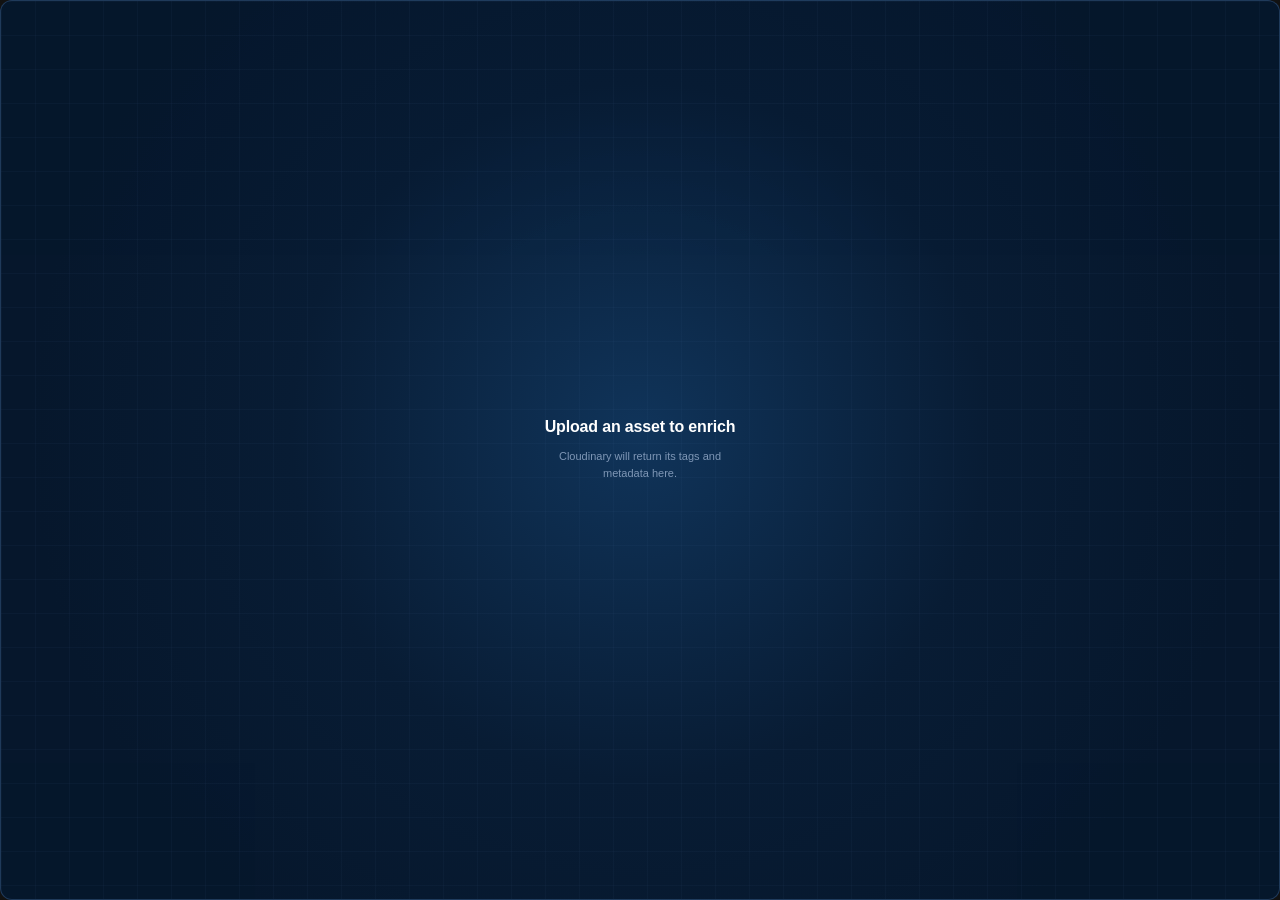
<file: embeds/enrich-interactive.html>
<!doctype html>
<html lang="en">
  <head>
    <meta charset="utf-8">
    <meta name="viewport" content="width=device-width, initial-scale=1">
    <title>Asset enrichment</title>
    <style>
      :root { color-scheme: dark; }
      * { box-sizing: border-box; }
      html, body { width: 100%; height: 100%; margin: 0; overflow: hidden; background: transparent; font-family: Inter, Arial, sans-serif; }
      .stage { position: relative; width: 100%; height: 100%; overflow: hidden; border: 1px solid rgba(117, 184, 255, .22); border-radius: 12px; background: radial-gradient(circle at 50% 48%, #10345a 0, #081c34 44%, #06172c 77%); }
      .stage::before { content: ''; position: absolute; inset: 0; opacity: .35; background-image: linear-gradient(rgba(112,150,209,.12) 1px, transparent 1px), linear-gradient(90deg, rgba(112,150,209,.12) 1px, transparent 1px); background-size: 34px 34px; }
      .empty, .loading { position: absolute; z-index: 5; inset: 0; display: grid; place-content: center; justify-items: center; gap: 12px; color: #b9cae0; text-align: center; font-size: 13px; }
      .empty b { color: #fff; font-size: 16px; letter-spacing: -.01em; }
      .empty span { max-width: 210px; color: #7f97b6; font-size: 11px; line-height: 1.55; }
      .loading { display: none; font-size: 11px; color: #91b9e9; }
      .spinner { width: 25px; height: 25px; border: 2px solid rgba(98,213,238,.25); border-top-color: #62d5ee; border-radius: 50%; animation: spin .8s linear infinite; }
      @keyframes spin { to { transform: rotate(360deg); } }
      .asset { position: absolute; z-index: 1; inset: 0; overflow: hidden; opacity: 0; transition: opacity .35s ease; }
      .asset img { display: block; width: 100%; height: 100%; object-fit: contain; object-position: center; }
      .asset::after { content: ''; position: absolute; inset: 0; background: linear-gradient(90deg, rgba(3,14,31,.5), transparent 28%, transparent 72%, rgba(3,14,31,.5)); border: 1px solid rgba(182,228,255,.24); pointer-events: none; }
      .leaders { position: absolute; z-index: 2; inset: 0; width: 100%; height: 100%; overflow: visible; pointer-events: none; }
      .leaders line { stroke-width: 1; }
      .callouts { position: absolute; z-index: 3; inset: 0; pointer-events: none; }
      .callout { position: absolute; max-width: 118px; padding: 6px 8px; border: 1px solid rgba(111,192,239,.45); border-radius: 7px; background: rgba(5, 23, 45, .92); color: #e7f3ff; box-shadow: 0 7px 22px rgba(0,0,0,.15); font: 9px/1.15 ui-monospace, SFMono-Regular, Menlo, monospace; transition: transform 110ms ease-out, opacity .25s ease; }
      .callout small { display: block; margin-bottom: 4px; color: #69d7ed; font: 8px Inter, Arial, sans-serif; letter-spacing: .08em; text-transform: uppercase; }
      .callout[data-tag-source="ai"] { border-color: rgba(129, 134, 255, .48); }
      .callout[data-tag-source="ai"] small { color: #b4b7ff; }
      .callout[data-type="metadata"] { border-color: rgba(170, 135, 255, .56); }
      .callout[data-type="metadata"] small { color: #d2bcff; }
      .callout.is-muted { opacity: 0; }
      .cluster-controls { position: absolute; z-index: 4; bottom: 14px; left: 14px; display: flex; gap: 6px; }
      .cluster-controls button { padding: 6px 9px; border: 1px solid rgba(157, 188, 225, .42); border-radius: 999px; background: rgba(5, 23, 45, .9); color: #9fb6d4; font: 9px Inter, Arial, sans-serif; letter-spacing: .08em; text-transform: uppercase; cursor: pointer; }
      .cluster-controls button.active { border-color: #62d5ee; color: #e9f9ff; background: rgba(19, 93, 122, .85); }
      .metadata-note { display: none; position: absolute; z-index: 4; right: 14px; bottom: 14px; width: min(290px, 42%); padding: 14px 16px; border: 1px solid rgba(98, 213, 238, .55); border-radius: 9px; background: rgba(5, 23, 45, .94); box-shadow: 0 10px 28px rgba(0, 0, 0, .24); color: #d5e7f3; pointer-events: none; }
      .metadata-note b { display: block; margin-bottom: 7px; color: #e9f9ff; font-size: 13px; line-height: 1.35; }
      .metadata-note p { margin: 0; font-size: 11px; line-height: 1.5; }
      .stage.ready .asset { opacity: 1; }
      .stage.ready .metadata-note { display: block; }
      .stage.ready .empty, .stage.ready .loading { display: none; }
      .stage.loading .empty { display: none; }
      .stage.loading .loading { display: grid; }
      .stage.empty .asset, .stage.empty .leaders, .stage.empty .callouts, .stage.empty .cluster-controls, .stage.loading .asset, .stage.loading .leaders, .stage.loading .callouts, .stage.loading .cluster-controls { display: none; }
    </style>
  </head>
  <body>
    <main id="stage" class="stage empty">
      <div class="empty"><b>Upload an asset to enrich</b><span>Cloudinary will return its tags and metadata here.</span></div>
      <div class="loading"><i class="spinner"></i><span>Reading live asset data…</span></div>
      <div class="asset"><img id="asset-image" alt="Selected asset"></div>
      <svg id="leaders" class="leaders" aria-hidden="true"></svg>
      <div id="callouts" class="callouts"></div>
      <aside class="metadata-note" aria-label="Structured metadata">
        <b>Structured Metadata supports your brand.</b>
        <p>Set custom fields and rules applied to all assets. SKU, sizing, rights and more can be preset, prompted on upload, or set automatically based on your own naming convention.</p>
      </aside>
      <div class="cluster-controls" aria-label="Enrichment data view">
        <button class="active" data-view="all">All</button>
        <button data-view="tag">Tags</button>
        <button data-view="metadata">Metadata</button>
      </div>
    </main>
    <script>
      const stage = document.querySelector('#stage');
      const assetImage = document.querySelector('#asset-image');
      const callouts = document.querySelector('#callouts');
      const leaders = document.querySelector('#leaders');
      const controls = document.querySelector('.cluster-controls');
      let items = [];
      let activeView = 'all';
      let imageRequest = 0;

      function displayValue(value) {
        if (Array.isArray(value)) return value.join(', ');
        if (value && typeof value === 'object') return JSON.stringify(value);
        return String(value);
      }

      function makeItems(asset, categoryTags) {
        const uploadTags = new Set(categoryTags.map((tag) => String(tag).trim().toLowerCase()));
        const tags = (asset.tags || []).slice(0, 15).map((tag) => {
          const source = uploadTags.has(String(tag).trim().toLowerCase()) ? 'category' : 'ai';
          return { type: 'tag', source, group: source === 'category' ? 'Category tag' : 'AI tag', value: tag };
        });
        const metadata = Object.entries(asset.metadata || {}).map(([key, value]) => ({ type: 'metadata', group: key.replaceAll('_', ' ').trim(), value: displayValue(value) }));
        const context = Object.entries(asset.context || {}).map(([key, value]) => ({ type: 'metadata', group: key.replaceAll('_', ' ').trim(), value: displayValue(value) }));
        const structuredMetadata = [...metadata, ...context].slice(0, 10);
        return [...tags, ...structuredMetadata];
      }

      function gridPositions(count, columns, xStart, xGap, yStart = 8, yGap = 18) {
        return Array.from({ length: count }, (_, index) => [
          xStart + (index % columns) * xGap,
          yStart + Math.floor(index / columns) * yGap
        ]);
      }

      function setView(view) {
        activeView = view;
        const nodes = [...callouts.children];
        const tagNodes = nodes.filter((node) => node.dataset.type === 'tag');
        const metadataNodes = nodes.filter((node) => node.dataset.type === 'metadata');
        const visibleNodes = view === 'all' ? nodes : nodes.filter((node) => node.dataset.type === view);
        const allTagPositions = gridPositions(tagNodes.length, 3, 2, 17);
        const allMetadataPositions = gridPositions(metadataNodes.length, 2, 61, 18);
        const clusterPositions = gridPositions(visibleNodes.length, 3, 16, 22, 24, 17);
        nodes.forEach((node, index) => {
          const visible = view === 'all' || node.dataset.type === view;
          node.classList.toggle('is-muted', !visible);
          if (visible) {
            const position = view === 'all'
              ? (node.dataset.type === 'tag' ? allTagPositions[tagNodes.indexOf(node)] : allMetadataPositions[metadataNodes.indexOf(node)])
              : clusterPositions[visibleNodes.indexOf(node)];
            node.style.left = `${position[0]}%`;
            node.style.top = `${position[1]}%`;
          }
          leaders.querySelectorAll('line')[index].style.opacity = visible ? '1' : '0';
        });
        controls.querySelectorAll('button').forEach((button) => button.classList.toggle('active', button.dataset.view === view));
        updateMotion();
      }

      function render(asset, categoryTags = []) {
        items = makeItems(asset, categoryTags);
        callouts.replaceChildren();
        leaders.replaceChildren();
        items.forEach((item, index) => {
          const node = document.createElement('div');
          node.className = 'callout';
          node.dataset.type = item.type;
          if (item.source) node.dataset.tagSource = item.source;
          node.style.left = '0';
          node.style.top = '0';
          const label = document.createElement('small');
          label.textContent = item.group;
          node.append(label, document.createTextNode(item.value));
          callouts.append(node);
          const gradient = document.createElementNS('http://www.w3.org/2000/svg', 'linearGradient');
          gradient.id = `leader-gradient-${index}`;
          gradient.setAttribute('gradientUnits', 'userSpaceOnUse');
          const centerStop = document.createElementNS('http://www.w3.org/2000/svg', 'stop');
          centerStop.setAttribute('offset', '0%');
          centerStop.setAttribute('stop-color', '#62d5ee');
          centerStop.setAttribute('stop-opacity', '0');
          const tagStop = document.createElementNS('http://www.w3.org/2000/svg', 'stop');
          tagStop.setAttribute('offset', '100%');
          tagStop.setAttribute('stop-color', '#62d5ee');
          tagStop.setAttribute('stop-opacity', '.9');
          gradient.append(centerStop, tagStop);
          leaders.append(gradient);
          const line = document.createElementNS('http://www.w3.org/2000/svg', 'line');
          line.setAttribute('stroke', `url(#leader-gradient-${index})`);
          leaders.append(line);
        });
        setView(activeView);
      }

      function updateMotion(event) {
        const bounds = stage.getBoundingClientRect();
        const pointerX = event ? event.clientX - bounds.left : bounds.width / 2;
        const pointerY = event ? event.clientY - bounds.top : bounds.height / 2;
        [...callouts.children].forEach((node, index) => {
          const nodeBounds = node.getBoundingClientRect();
          const x = nodeBounds.left - bounds.left + nodeBounds.width / 2;
          const y = nodeBounds.top - bounds.top + nodeBounds.height / 2;
          const distance = Math.max(32, Math.hypot(x - pointerX, y - pointerY));
          const magnitude = Math.min(28, 1100 / distance);
          const offsetX = ((x - pointerX) / distance) * magnitude;
          const offsetY = ((y - pointerY) / distance) * magnitude;
          node.style.transform = `translate(${offsetX}px, ${offsetY}px)`;
          const line = leaders.querySelectorAll('line')[index];
          const gradient = leaders.querySelector(`#leader-gradient-${index}`);
          const endX = x + offsetX;
          const endY = y + offsetY;
          const startX = bounds.width / 2;
          const startY = bounds.height / 2;
          line.setAttribute('x1', startX);
          line.setAttribute('y1', startY);
          line.setAttribute('x2', endX);
          line.setAttribute('y2', endY);
          gradient.setAttribute('x1', startX);
          gradient.setAttribute('y1', startY);
          gradient.setAttribute('x2', endX);
          gradient.setAttribute('y2', endY);
        });
      }

      stage.addEventListener('pointermove', updateMotion);
      stage.addEventListener('pointerleave', () => updateMotion());
      addEventListener('resize', updateMotion);
      controls.addEventListener('click', (event) => {
        const button = event.target.closest('button[data-view]');
        if (button) setView(button.dataset.view);
      });
      addEventListener('message', (event) => {
        if (event.origin !== location.origin) return;
        const message = event.data || {};
        if (!message.type?.startsWith('enrich:')) return;
        if (message.type === 'enrich:empty') {
          imageRequest += 1;
          stage.className = 'stage empty';
          return;
        }
        if (message.type === 'enrich:loading') {
          imageRequest += 1;
          stage.className = 'stage loading';
          return;
        }
        render(message.asset || {}, message.categoryTags || []);
        const request = ++imageRequest;
        stage.className = 'stage loading';
        const showImage = async () => {
          if (!assetImage.naturalWidth) return;
          try { await assetImage.decode(); } catch { /* The load event still provides the image. */ }
          if (request === imageRequest) stage.className = 'stage ready';
        };
        assetImage.onload = showImage;
        assetImage.src = message.imageUrl || '';
        if (assetImage.complete) showImage();
      });
    </script>
  </body>
</html>
</file>
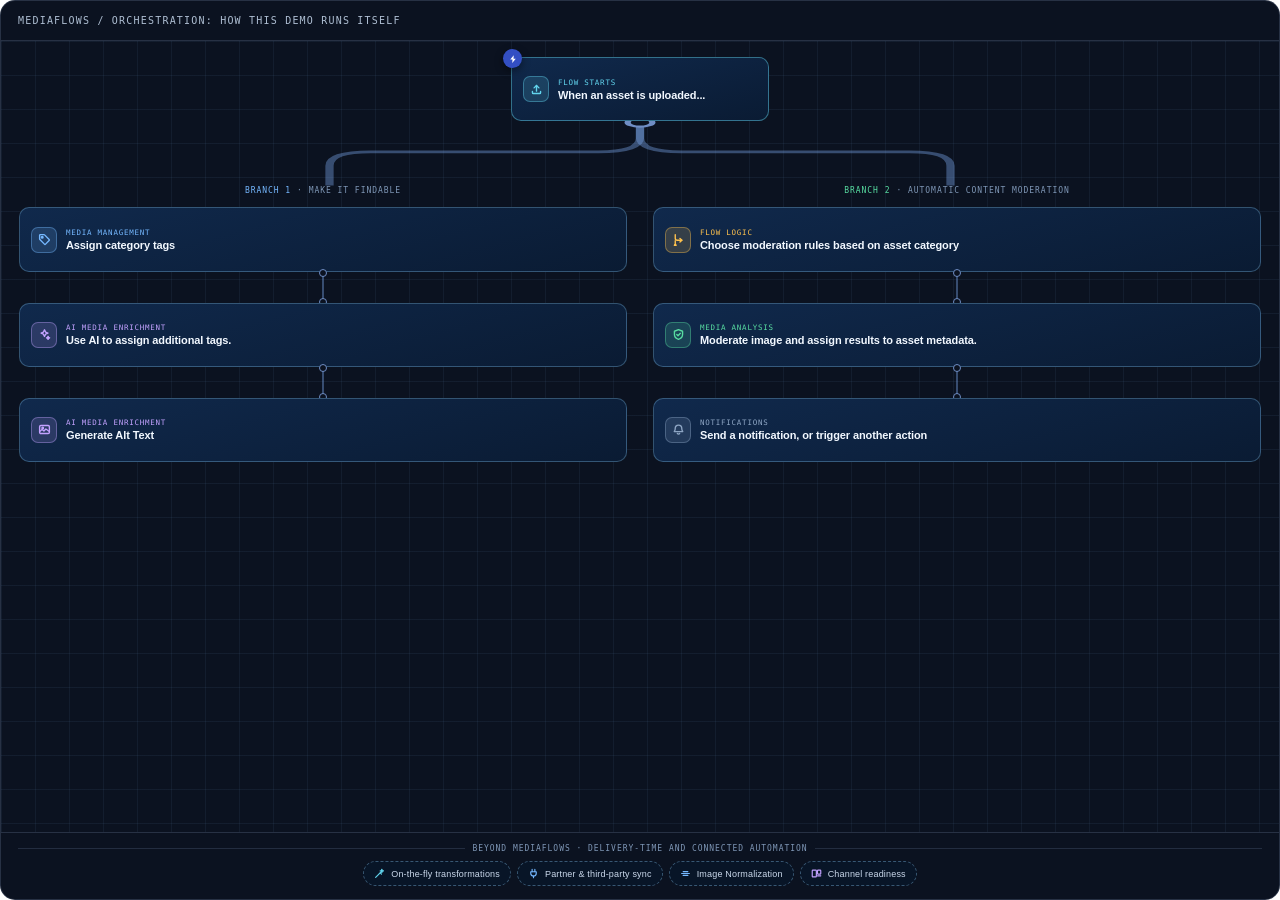
<file: embeds/orchestrate-interactive.html>
<!doctype html>
<html lang="en">
  <head>
    <meta charset="utf-8">
    <meta name="viewport" content="width=device-width, initial-scale=1">
    <title>Orchestration flow</title>
    <style>
      * { box-sizing: border-box; }
      html, body { width: 100%; height: 100%; margin: 0; overflow: hidden; background: transparent; color: #eaf6ff; font-family: Inter, Arial, sans-serif; }

      /* The canvas borrows MediaFlows' own layout language -- a trigger at the top, a spine
         that forks into parallel branches, rounded blocks with a category-coloured icon tile
         -- in the deck's dark palette so the slide still belongs to the rest of the story. */
      /* --vscale stretches only the canvas's vertical rhythm -- cell heights and
         connector lengths -- so the diagram fills the taller stage without
         touching type sizes, icon tiles or horizontal measure. */
      .stage { --vscale: 1.4; position: relative; display: grid; width: 100%; height: 100%; grid-template-rows: auto 1fr auto; overflow: hidden; border: 1px solid rgba(185,212,255,.16); border-radius: 15px; background: #0b1220; }
      .stage > header { display: flex; justify-content: space-between; gap: 12px; padding: 14px 17px; border-bottom: 1px solid rgba(185,212,255,.16); color: #aebed2; font: 10px monospace; letter-spacing: .12em; }

      .canvas { position: relative; display: grid; grid-template-rows: auto auto 1fr; justify-items: center; gap: 0; padding: 16px 18px 10px; overflow: hidden; background-image: linear-gradient(#7096d115 1px, transparent 1px), linear-gradient(90deg, #7096d115 1px, transparent 1px); background-size: 34px 34px; }

      /* ---- blocks ---- */
      .node { position: relative; display: flex; width: 100%; min-height: calc(46px * var(--vscale)); align-items: center; gap: 9px; padding: 9px 11px; border: 1px solid rgba(143,208,248,.3); border-radius: 10px; background: linear-gradient(165deg, #10294c, #0a1b33); color: inherit; cursor: pointer; font: inherit; text-align: left; transition: border-color .2s ease, transform .2s ease, box-shadow .2s ease, opacity .2s ease; }
      .node:hover { border-color: rgba(98,213,238,.55); transform: translateY(-1px); }
      .node:focus-visible { outline: 2px solid #62d5ee; outline-offset: 2px; }
      .node.is-open { border-color: #62d5ee; box-shadow: 0 0 0 1px rgba(98,213,238,.3), 0 14px 32px rgba(0,0,0,.45); }
      .stage.has-open .node:not(.is-open) { opacity: .42; }
      .node > span { display: grid; min-width: 0; gap: 2px; }
      .node small { color: var(--tone, #8ea6c4); font: 7.5px monospace; letter-spacing: .1em; text-transform: uppercase; }
      .node strong { color: #f2f8ff; font-size: 11px; font-weight: 600; letter-spacing: -.01em; }
      /* The icon tile is the one piece lifted straight from the product's own blocks. */
      .tile { display: grid; width: 26px; height: 26px; flex: none; place-items: center; border: 1px solid color-mix(in srgb, var(--tone) 38%, transparent); border-radius: 7px; background: color-mix(in srgb, var(--tone) 16%, transparent); }
      .tile svg { width: 13px; height: 13px; stroke: var(--tone); fill: none; stroke-width: 1.7; stroke-linecap: round; stroke-linejoin: round; }

      /* The trigger block wears the product's lightning badge. */
      .trigger-wrap { position: relative; width: min(258px, 100%); }
      .trigger-wrap .node { border-color: rgba(98,213,238,.45); }
      .bolt { position: absolute; z-index: 3; top: -8px; left: -8px; display: grid; width: 19px; height: 19px; place-items: center; border-radius: 50%; background: #334fc3; box-shadow: 0 3px 9px rgba(0,0,0,.45); }
      .bolt svg { width: 10px; height: 10px; fill: #fff; stroke: none; }

      /* ---- connectors ---- */
      .link { position: relative; width: 2px; height: calc(var(--len, 24px) * var(--vscale)); background: rgba(118,160,224,.42); }
      .link::before, .link::after { position: absolute; left: 50%; width: 6px; height: 6px; border: 1.5px solid #6f8dc4; border-radius: 50%; background: #0b1220; content: ''; transform: translateX(-50%); }
      .link::before { top: -3px; }
      .link::after { bottom: -3px; }

      .fork { width: 100%; height: calc(46px * var(--vscale)); }
      .fork svg { display: block; width: 100%; height: 100%; overflow: visible; }
      .fork path { fill: none; stroke: rgba(118,160,224,.42); stroke-width: 2; }
      .fork circle.pip { fill: #0b1220; stroke: #6f8dc4; stroke-width: 1.5; }

      /* ---- branches ---- */
      .branches { display: grid; width: 100%; grid-template-columns: repeat(2, minmax(0, 1fr)); gap: 0 26px; align-content: start; justify-items: center; }
      .branch { display: grid; width: 100%; justify-items: center; gap: 0; }
      .branch > p { display: flex; align-items: center; gap: 6px; margin: 0 0 calc(9px * var(--vscale)); color: #7f97b6; font: 8px monospace; letter-spacing: .12em; text-transform: uppercase; }
      .branch > p b { color: var(--tone); font-weight: 400; }

      /* ---- downstream rail ---- */
      .stage > footer { display: grid; gap: 8px; padding: 11px 17px 13px; border-top: 1px solid rgba(185,212,255,.16); }
      .stage > footer > p { display: flex; align-items: center; justify-content: center; gap: 7px; margin: 0; color: #7f97b6; font: 8px monospace; letter-spacing: .12em; text-transform: uppercase; }
      .stage > footer > p::before, .stage > footer > p::after { flex: 1; height: 1px; background: rgba(185,212,255,.14); content: ''; }
      .rail { display: flex; flex-wrap: wrap; justify-content: center; gap: 6px; }
      .chip { display: flex; align-items: center; gap: 6px; padding: 6px 10px; border: 1px dashed rgba(143,208,248,.36); border-radius: 999px; background: rgba(8,24,46,.6); color: #cbd9ec; cursor: pointer; font: 9px Inter, Arial, sans-serif; letter-spacing: .02em; transition: border-color .2s ease, color .2s ease, opacity .2s ease, transform .2s ease; }
      .chip:hover { border-color: rgba(98,213,238,.6); color: #fff; transform: translateY(-1px); }
      .chip:focus-visible { outline: 2px solid #62d5ee; outline-offset: 2px; }
      .chip.is-open { border-style: solid; border-color: #62d5ee; color: #fff; }
      .stage.has-open .chip:not(.is-open) { opacity: .42; }
      .chip svg { width: 11px; height: 11px; flex: none; stroke: var(--tone, #8ea6c4); fill: none; stroke-width: 1.7; stroke-linecap: round; stroke-linejoin: round; }

      /* ---- the detail that explodes out of a block ---- */
      .detail { position: absolute; z-index: 20; display: none; width: 268px; padding: 12px 13px 13px; border: 1px solid #62d5ee; border-radius: 11px; background: rgba(6,20,39,.97); box-shadow: 0 20px 48px rgba(0,0,0,.62); }
      .detail.is-shown { display: block; animation: burst .26s cubic-bezier(.2,.7,.3,1); }
      @keyframes burst { from { opacity: 0; transform: scale(.9); } to { opacity: 1; transform: scale(1); } }
      .detail header { display: flex; align-items: center; justify-content: space-between; gap: 8px; margin-bottom: 7px; }
      .detail header span { color: var(--tone, #62d5ee); font: 7.5px monospace; letter-spacing: .1em; text-transform: uppercase; }
      .detail header button { display: grid; width: 17px; height: 17px; flex: none; place-items: center; border: 0; border-radius: 50%; background: rgba(143,208,248,.14); color: #cbd9ec; cursor: pointer; font-size: 11px; line-height: 1; }
      .detail header button:hover { background: rgba(98,213,238,.26); color: #fff; }
      .detail h3 { margin: 0 0 5px; color: #fff; font-size: 12.5px; font-weight: 600; letter-spacing: -.01em; }
      .detail > p { margin: 0; color: #a9bdd6; font-size: 10.5px; line-height: 1.52; }
      .detail dl { display: grid; margin: 9px 0 0; gap: 4px; padding-top: 9px; border-top: 1px solid rgba(185,212,255,.14); }
      .detail div { display: flex; justify-content: space-between; gap: 10px; }
      .detail dt { color: #7f97b6; font: 8.5px monospace; letter-spacing: .05em; text-transform: uppercase; }
      .detail dd { margin: 0; color: #d7e6f7; font: 9px ui-monospace, SFMono-Regular, Menlo, monospace; text-align: right; }
      .detail .aside { margin: 9px 0 0; padding: 7px 8px; border-left: 2px solid var(--tone, #62d5ee); border-radius: 0 5px 5px 0; background: rgba(98,213,238,.08); color: #bcd0e6; font-size: 9.5px; line-height: 1.5; }

      /* Narrow embeds wrap the node text onto more lines and are already tight for
         height, so they keep the original rhythm rather than the stretched one. */
      @media (max-width: 560px) {
        .stage { --vscale: 1; }
      }

      @media (prefers-reduced-motion: reduce) {
        .node, .chip { transition: none; }
        .detail.is-shown { animation: none; }
      }
    </style>
  </head>
  <body>
    <main class="stage" id="stage">
      <header>MEDIAFLOWS / ORCHESTRATION: HOW THIS DEMO RUNS ITSELF</header>
      <div class="canvas" id="canvas">
        <div class="trigger-wrap" id="trigger"></div>
        <div class="fork">
          <svg viewBox="0 0 300 46" preserveAspectRatio="none" aria-hidden="true">
            <path id="fork-a" d="M150 0 V12 Q150 22 140 22 H85 Q75 22 75 32 V46"></path>
            <path id="fork-b" d="M150 0 V12 Q150 22 160 22 H215 Q225 22 225 32 V46"></path>
            <circle class="pip" cx="150" cy="1" r="3"></circle>
          </svg>
        </div>
        <div class="branches" id="branches"></div>
      </div>
      <footer>
        <p>Beyond MediaFlows &middot; delivery-time and connected automation</p>
        <div class="rail" id="rail"></div>
      </footer>
      <div class="detail" id="detail" role="dialog" aria-live="polite"></div>
    </main>
    <script src="orchestrate-interactive.js?v=7"></script>
  </body>
</html>
</file>
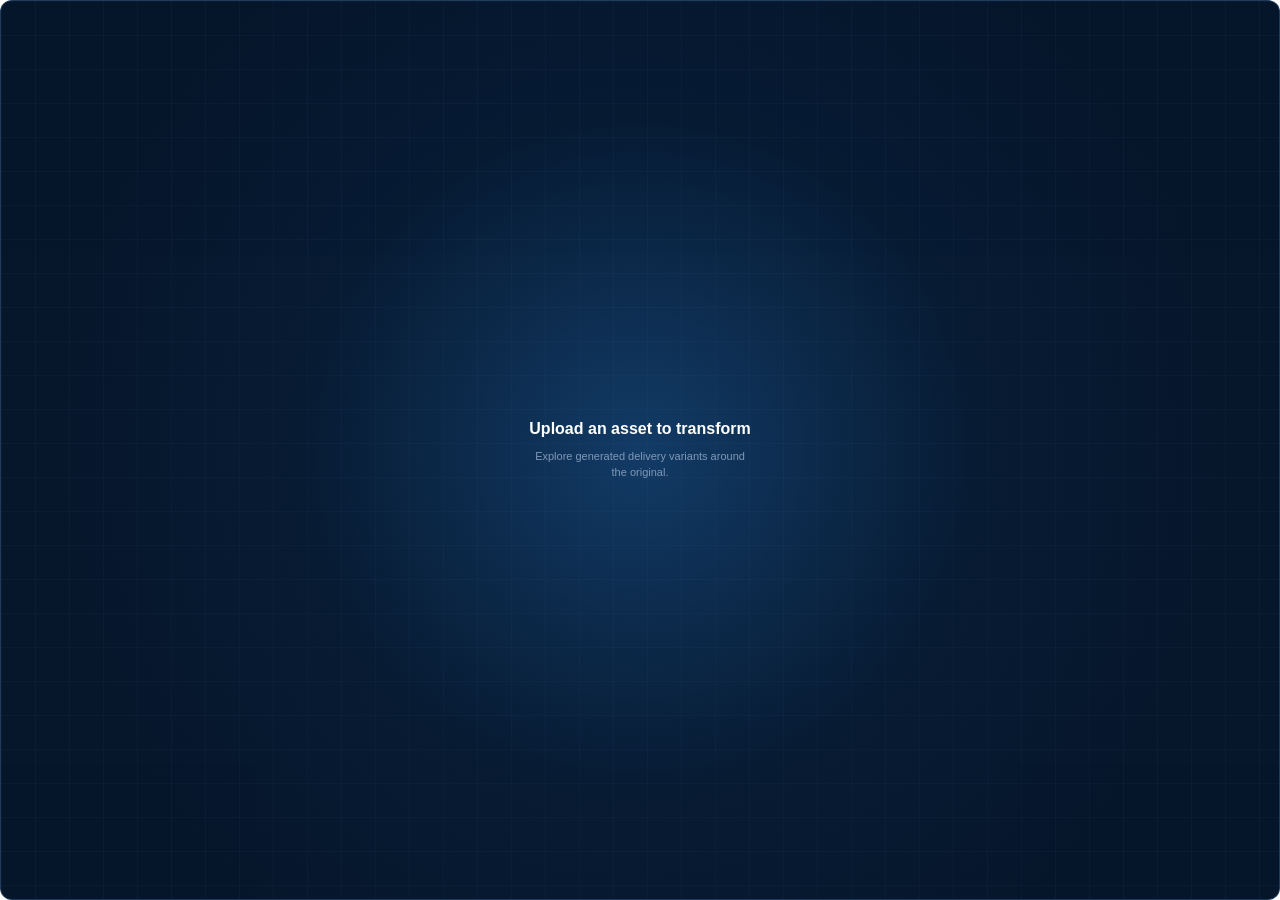
<file: embeds/transform-interactive.html>
<!doctype html>
<html lang="en">
  <head>
    <meta charset="utf-8">
    <meta name="viewport" content="width=device-width, initial-scale=1">
    <title>Asset transformations</title>
    <style>
      * { box-sizing: border-box; }
      html, body { width: 100%; height: 100%; margin: 0; overflow: hidden; background: transparent; font-family: Inter, Arial, sans-serif; }
      .stage { position: relative; width: 100%; height: 100%; overflow: hidden; border: 1px solid rgba(117,184,255,.22); border-radius: 12px; background: radial-gradient(circle at center, #123b66 0, #071b33 43%, #06172c 75%); }
      .stage::before { content: ''; position: absolute; inset: 0; opacity: .38; background-image: linear-gradient(rgba(112,150,209,.11) 1px, transparent 1px), linear-gradient(90deg, rgba(112,150,209,.11) 1px, transparent 1px); background-size: 34px 34px; }
      .empty, .loading { position: absolute; z-index: 5; inset: 0; display: grid; place-content: center; justify-items: center; gap: 10px; color: #b8cae1; text-align: center; }
      .empty b { color: #fff; font-size: 16px; }
      .empty span { max-width: 220px; color: #8198b7; font-size: 11px; line-height: 1.5; }
      .loading { display: none; color: #91b9e9; font-size: 11px; }
      .spinner { width: 25px; height: 25px; border: 2px solid rgba(98,213,238,.25); border-top-color: #62d5ee; border-radius: 50%; animation: spin .8s linear infinite; }
      @keyframes spin { to { transform: rotate(360deg); } }
      .leaders { position: absolute; z-index: 1; inset: 0; width: 100%; height: 100%; pointer-events: none; }
      .leaders line { stroke-width: 1; }
      .source, .variant { position: absolute; z-index: 2; margin: 0; transition: z-index 0s .18s; }
      .source { left: 50%; top: 50%; width: 220px; transform: translate(-50%, -50%); }
      .source img { display: block; width: 220px; max-height: 300px; border: 2px solid #64d8ee; border-radius: 8px; object-fit: cover; box-shadow: 0 10px 28px rgba(0,0,0,.38); }
      .source figcaption { margin-top: 7px; color: #d6eff5; font: 9px Inter, Arial, sans-serif; text-align: center; }
      .variant { width: var(--variant-w, 108px); transform: translate(calc(-50% + var(--repel-x, 0px)), calc(-50% + var(--repel-y, 0px))) scale(var(--tile-scale, 1)); transform-origin: center; cursor: pointer; transition: transform 180ms cubic-bezier(.2,.7,.3,1), left .24s ease, top .24s ease, z-index 0s .18s; }
      .variant img { display: block; width: var(--variant-w, 108px); max-height: var(--variant-max-h, 182px); border: 1px solid rgba(143,208,248,.72); border-radius: 5px; background: #0c223b; object-fit: cover; box-shadow: 0 6px 15px rgba(0,0,0,.3); transition: width .22s ease, max-height .22s ease, box-shadow .22s ease; }
      /* r_max delivers a genuinely round image, so the tile's own square frame and fill
         would box it back in. The border and shadow follow the circle instead. */
      .variant.is-round img { border-radius: 50%; background: transparent; }
      /* A transparent PNG delivered through a crop keeps its alpha, so the stage's dark
         fill shows through the subject's cut-out. White reads as a studio backdrop and
         matches how these renditions land on a product page. */
      .stage.is-alpha .source img, .stage.is-alpha .variant img { background: #fff; }
      /* A derived asset is rendered on first request, so a heavy generative transform can
         take a few seconds. Hold the tile's slot with a generating placeholder instead of
         letting the browser paint a broken image. */
      .variant .pending { display: none; place-content: center; justify-items: center; gap: 6px; width: min(var(--variant-w, 108px), calc(var(--variant-max-h, 182px) / var(--tile-tall, 1))); aspect-ratio: 1 / var(--tile-tall, 1); border: 1px dashed rgba(143,208,248,.5); border-radius: 5px; background: rgba(12,34,59,.9); color: #91b9e9; font: 8px Inter, Arial, sans-serif; text-align: center; }
      .variant .pending b { display: block; max-width: 86%; font-weight: 500; line-height: 1.4; }
      .variant .pending .spinner { width: 16px; height: 16px; border-width: 2px; }
      .variant .pending .stalled-label, .variant .pending .blocked-label { display: none; }
      .variant.is-pending .pending { display: grid; }
      .variant.is-pending img { display: none; }
      .variant.is-stalled .pending .spinner, .variant.is-stalled .pending .pending-label { display: none; }
      .variant.is-stalled .pending .stalled-label { display: block; }
      .variant.is-stalled.is-blocked .pending .stalled-label { display: none; }
      .variant.is-stalled.is-blocked .pending .blocked-label { display: block; }
      .variant.is-stalled .pending { border-color: rgba(143,208,248,.32); color: #b8cae1; }
      .variant figcaption { position: absolute; top: calc(100% + 5px); left: 50%; display: block; width: max-content; max-width: 180px; transform: translateX(-50%); color: #eaf6ff; font: 9px Inter, Arial, sans-serif; white-space: nowrap; }
      .variant figcaption b { display: block; font-weight: 600; }
      .variant figcaption code { display: none; margin-top: .35em; max-width: 34em; color: #93d3f5; font-family: ui-monospace, SFMono-Regular, Menlo, monospace; font-size: .8em; line-height: 1.5; white-space: normal; word-break: break-word; }
      .variant.is-expanded figcaption code { display: block; }
      .variant.is-expanded { z-index: 10; transition-delay: 0s; }
      .variant.is-pinned img { border-color: #62d5ee; box-shadow: 0 0 0 2px rgba(98,213,238,.5), 0 18px 48px rgba(0,0,0,.58); }
      .variant.is-expanded img { border-width: var(--expanded-border, 1px); box-shadow: 0 18px 48px rgba(0,0,0,.58); }
      .variant.is-expanded figcaption { display: block; padding: .5em .7em; border-radius: .5em; background: rgba(4, 17, 33, .9); box-shadow: 0 .4em 1.2em rgba(0,0,0,.45); font-size: var(--expanded-caption-size, 9px); }
      .stage.is-framed { cursor: zoom-out; }
      .stage.is-framed .variant:not(.is-framed) { opacity: 0; pointer-events: none; }
      .stage.is-framed .source, .stage.is-framed .leaders { opacity: 0; }
      .source, .leaders { transition: opacity .2s ease; }
      .variant:not(.is-framed) { opacity: 1; transition: transform 180ms cubic-bezier(.2,.7,.3,1), left .24s ease, top .24s ease, opacity .2s ease, z-index 0s .18s; }
      .variant.is-framed { z-index: 20; left: 50%; top: 50%; width: auto; transform: translate(-50%, -50%); cursor: zoom-out; }
      .variant.is-framed img { width: auto; max-height: none; border-width: 2px; border-color: #64d8ee; object-fit: contain; box-shadow: 0 24px 60px rgba(0,0,0,.6); }
      .variant.is-framed figcaption { position: static; display: block; width: auto; max-width: none; margin-top: 11px; padding: 0; transform: none; background: none; box-shadow: none; font-size: 13px; text-align: center; white-space: normal; }
      .variant.is-framed figcaption code { display: block; margin-top: .4em; font-size: .72em; }
      .stage.empty .source, .stage.empty .variant, .stage.empty .leaders { display: none; }
      .stage.ready .empty { display: none; }
      .stage.loading .empty { display: none; }
      .stage.loading .loading { display: grid; }
      .stage.loading .source, .stage.loading .variant, .stage.loading .leaders { display: none; }
    </style>
  </head>
  <body>
    <main id="stage" class="stage empty">
      <div class="empty"><b>Upload an asset to transform</b><span>Explore generated delivery variants around the original.</span></div>
      <div class="loading"><i class="spinner"></i><span>Building live transformations…</span></div>
      <figure class="source"><img id="source-image" alt="Original selected asset"><figcaption>Original</figcaption></figure>
      <svg id="leaders" class="leaders" aria-hidden="true"></svg>
      <div id="variants"></div>
    </main>
    <script>
      const stage = document.querySelector('#stage');
      const sourceImage = document.querySelector('#source-image');
      const variants = document.querySelector('#variants');
      const leaders = document.querySelector('#leaders');
      let points = [];
      let currentSource;
      let currentSubject;
      let expandedPoint;
      let framedPoint;
      const captionAllowance = 78;
      const thumbWidth = 500;
      const framedWidth = 1100;

      // Tile size follows the stage. 108x182 fits the desktop frame, but the narrow
      // breakpoint is only 420px tall, where a 182px tile plus the source leaves no room
      // for the ring and tiles start clipping each other.
      function sizeTiles() {
        const bounds = stage.getBoundingClientRect();
        if (!bounds.width || !bounds.height) return;
        stage.style.setProperty('--variant-w', Math.round(Math.max(84, Math.min(108, bounds.width * 0.17))) + 'px');
        stage.style.setProperty('--variant-max-h', Math.round(Math.max(120, Math.min(182, bounds.height * 0.34))) + 'px');
      }

      // Tallness from the transformation itself, so a slot can be chosen before the
      // image has loaded. No ar_ means the source's own shape, treated as square.
      function tallness(value) {
        const match = /ar_(\d+):(\d+)/.exec(value);
        return match ? Number(match[2]) / Number(match[1]) : 1;
      }

      function reseed() {
        sizeTiles();
        const bounds = stage.getBoundingClientRect();
        const centerX = bounds.width / 2;
        const centerY = bounds.height / 2;
        // A 9:16 crop placed at the top or bottom of the ring cannot clear the source in a
        // stage this short, however small the tiles get. Give the tallest crops the slots
        // nearest the horizontal, where the full stage height is available, and let the
        // widest ones take top and bottom.
        const slots = points
          .map((point, index) => (-90 + index * 360 / points.length) * Math.PI / 180)
          .map((angle) => ({ angle, verticalPressure: Math.abs(Math.sin(angle)) }))
          .sort((a, b) => a.verticalPressure - b.verticalPressure);
        const ordered = points
          .map((point, index) => ({ point, index }))
          .sort((a, b) => tallness(b.point.value) - tallness(a.point.value) || a.index - b.index);
        ordered.forEach(({ point }, rank) => {
          const { angle } = slots[rank];
          point.baseX = centerX + Math.cos(angle) * bounds.width * .37;
          point.baseY = centerY + Math.sin(angle) * bounds.height * .36;
          if (!point.expanded) { point.x = point.baseX; point.y = point.baseY; }
        });
      }

      // One set per image category. The key is the `asset_subject_` structured-metadata value.
      const transformationSets = {
        'product_shot': [
          { label: 'White packshot', value: 'e_background_removal/c_pad,b_white,ar_1:1,w_500/f_auto/q_auto' },
          { label: 'Catalog square', value: 'c_pad,b_auto,ar_1:1,w_500/f_auto/q_auto' },
          { label: 'Marketplace 3:2', value: 'c_pad,b_auto,ar_3:2,w_500/f_auto/q_auto' },
          { label: 'Mobile PDP 4:5', value: 'c_pad,b_auto,ar_4:5,w_500/f_auto/q_auto' },
          { label: 'Detail zoom', value: 'c_thumb,g_auto,z_1.4,ar_1:1,w_500/f_auto/q_auto' },
          { label: 'Generative expand', value: 'c_pad,ar_9:16,b_gen_fill,w_500/f_auto/q_auto' },
          { label: 'Promo badge', value: 'c_fill,g_auto,ar_1:1,w_500/l_fetch:aHR0cHM6Ly9yZXMuY2xvdWRpbmFyeS5jb20vZHo2YWp3aDZrL2ltYWdlL3VwbG9hZC92MTc5MDczMTE4NS8xNV9vZmZfdmdpcGQ2LnBuZw/c_scale,fl_relative,w_0.4/fl_layer_apply,g_south_east,x_18,y_18/f_auto/q_auto' },
          { label: 'Generative background', value: 'e_gen_background_replace:prompt_flowers%20growing%20all%20around/c_fill,g_auto,ar_1:1,w_500/f_auto/q_auto' },
          { label: 'Offer banner', value: 'c_fill,g_auto,ar_16:9,w_500/l_text:Montserrat@google_70_700:NEW%20ARRIVAL/co_rgb:3a3a3a/e_outline:4,co_rgb:f2f2f2/c_scale,fl_relative,w_0.66/fl_layer_apply,g_south_west,x_26,y_26/f_auto/q_auto' },
        ],
        'lifestyle_shot': [
          { label: 'Vertical story 9:16', value: 'c_fill,g_auto,ar_9:16,w_500/f_auto/q_auto' },
          { label: 'Social portrait 4:5', value: 'c_fill,g_auto,ar_4:5,w_500/f_auto/q_auto' },
          { label: 'Campaign banner', value: 'c_fill,g_auto,ar_16:9,w_500/f_auto/q_auto' },
          { label: 'Square social', value: 'c_fill,g_auto,ar_1:1,w_500/f_auto/q_auto' },
          { label: 'Wide hero 21:9', value: 'c_fill,g_auto,ar_21:9,w_500/f_auto/q_auto' },
          { label: 'Generative expand', value: 'c_pad,ar_16:9,b_gen_fill,w_500/f_auto/q_auto' },
          { label: 'Generative background', value: 'e_gen_background_replace:prompt_flowers%20growing%20all%20around/c_fill,g_auto,ar_4:5,w_500/f_auto/q_auto' },
          { label: 'Campaign headline', value: 'c_fill,g_auto,ar_16:9,w_500/l_text:Montserrat@google_70_700:SPRING%20COLLECTION/co_rgb:3a3a3a/e_outline:4,co_rgb:f2f2f2/c_scale,fl_relative,w_0.66/fl_layer_apply,g_south_west,x_26,y_26/f_auto/q_auto' },
          { label: 'Brand lockup', value: 'c_fill,g_auto,ar_4:5,w_500/l_fetch:aHR0cHM6Ly9yZXMuY2xvdWRpbmFyeS5jb20vZHo2YWp3aDZrL2ltYWdlL3VwbG9hZC92MTc5MDczMTE4NS8xNV9vZmZfdmdpcGQ2LnBuZw/c_scale,fl_relative,w_0.4/fl_layer_apply,g_south_east,x_18,y_18/f_auto/q_auto' },
        ],
        'ugc___creator': [
          { label: 'Face-aware square', value: 'c_fill,g_faces,ar_1:1,w_500/f_auto/q_auto' },
          { label: 'Review thumbnail', value: 'c_thumb,g_faces,ar_1:1,w_500/f_auto/q_auto' },
          { label: 'Vertical story 9:16', value: 'c_fill,g_auto,ar_9:16,w_500/f_auto/q_auto' },
          { label: 'Creator feed 4:5', value: 'c_fill,g_faces,ar_4:5,w_500/f_auto/q_auto' },
          { label: 'Normalized to brand', value: 'e_improve,e_auto_color/c_fill,g_auto,ar_1:1,w_500/f_auto/q_auto' },
          { label: 'Brand frame', value: 'c_pad,b_auto,ar_1:1,w_500/f_auto/q_auto' },
          { label: 'Rights watermark', value: 'c_fill,g_auto,ar_1:1,w_500/l_fetch:aHR0cHM6Ly9yZXMuY2xvdWRpbmFyeS5jb20vZHo2YWp3aDZrL2ltYWdlL3VwbG9hZC92MTc5MDAwODIyMC9EcmFmdE92ZXJsYXlfbDFlMXZ2LnBuZw/c_scale,fl_relative,w_1.0/fl_layer_apply,g_center/f_auto/q_auto' },
          { label: 'Landscape crop 16:9', value: 'c_fill,g_faces,ar_16:9,w_500/f_auto/q_auto' },
          { label: 'Creator credit', value: 'c_fill,g_faces,ar_4:5,w_500/l_text:Montserrat@google_70_700:CREATOR%20EDIT/co_rgb:3a3a3a/e_outline:4,co_rgb:f2f2f2/c_scale,fl_relative,w_0.66/fl_layer_apply,g_south_west,x_26,y_26/f_auto/q_auto' },
        ],
        'sqeyaugdmr39vxwznqxa': [
          { label: 'Wide hero 21:9', value: 'c_fill,g_auto,ar_21:9,w_500/f_auto/q_auto' },
          { label: 'Mobile hero 9:16', value: 'c_fill,g_auto,ar_9:16,w_500/f_auto/q_auto' },
          { label: 'Listing card 4:3', value: 'c_fill,g_auto,ar_4:3,w_500/f_auto/q_auto' },
          { label: 'Square social', value: 'c_fill,g_auto,ar_1:1,w_500/f_auto/q_auto' },
          { label: 'Email banner 3:1', value: 'c_fill,g_auto,ar_3:1,w_500/f_auto/q_auto' },
          { label: 'Rights watermark', value: 'c_fill,g_auto,ar_16:9,w_500/l_fetch:aHR0cHM6Ly9yZXMuY2xvdWRpbmFyeS5jb20vZHo2YWp3aDZrL2ltYWdlL3VwbG9hZC92MTc5MDAwODIyMC9EcmFmdE92ZXJsYXlfbDFlMXZ2LnBuZw/c_scale,fl_relative,w_1.0/fl_layer_apply,g_center/f_auto/q_auto' },
          { label: 'Circular crop', value: 'c_fill,g_auto,ar_1:1,w_500/r_max/f_auto,fl_preserve_transparency/q_auto' },
          { label: 'Destination title', value: 'c_fill,g_auto,ar_16:9,w_500/l_text:Montserrat@google_70_700:BOOK%20DIRECT/co_rgb:3a3a3a/e_outline:4,co_rgb:f2f2f2/c_scale,fl_relative,w_0.66/fl_layer_apply,g_south_west,x_26,y_26/f_auto/q_auto' },
          { label: 'Property lockup', value: 'c_fill,g_auto,ar_4:3,w_500/l_fetch:aHR0cHM6Ly9yZXMuY2xvdWRpbmFyeS5jb20vZHo2YWp3aDZrL2ltYWdlL3VwbG9hZC92MTc5MDczMTE4NS8xNV9vZmZfdmdpcGQ2LnBuZw/c_scale,fl_relative,w_0.4/fl_layer_apply,g_south_east,x_18,y_18/f_auto/q_auto' },
        ],
      };
      const fallbackSubject = 'lifestyle_shot';
      let transformations = transformationSets[fallbackSubject];

      // Generative fill is non-deterministic, so every width is a separate generation.
      // Pinning it to one width makes the thumbnail and the full-frame view the same image.
      const generativeTransform = /b_gen_|e_gen_/;

      function deliveryUrl(source, transformation, width = thumbWidth) {
        if (!source.includes('/image/upload/')) return source;
        const target = generativeTransform.test(transformation) ? framedWidth : width;
        const sized = transformation.replace(/w_500/g, `w_${target}`);
        return source.replace('/image/upload/', `/image/upload/${sized}/`);
      }

      // b_gen_fill is rejected outright for a transparent source ("b_gen_fill is not
      // supported for images with transparency"), so that tile becomes a plain pad onto a
      // brand-blue backdrop. Generative background replacement does work on transparency,
      // so it is left alone.
      const brandBackdrop = '1b5fc9';
      function transformForAsset(item, transparent) {
        if (!transparent || !/b_gen_fill/.test(item.value)) return item;
        const ratio = /ar_\d+:\d+/.exec(item.value)?.[0] || 'ar_1:1';
        return { label: 'Blue backdrop', value: `c_pad,b_rgb:${brandBackdrop},${ratio},w_500/f_auto/q_auto` };
      }

      // Alpha is not reported with the asset, and a .png is not transparent by definition,
      // so read it off the pixels of a small PNG rendition. Cached per source: render()
      // also runs on resize, and the answer cannot change under it.
      let alphaProbe = { source: null, promise: null, result: false };
      function probeAlpha(source) {
        if (alphaProbe.source === source) return alphaProbe.promise;
        const probing = new Promise((resolve) => {
          if (!source.includes('/image/upload/')) { resolve(false); return; }
          const probe = new Image();
          probe.crossOrigin = 'anonymous';
          probe.onload = () => {
            try {
              const canvas = document.createElement('canvas');
              canvas.width = probe.naturalWidth;
              canvas.height = probe.naturalHeight;
              const context = canvas.getContext('2d');
              context.drawImage(probe, 0, 0);
              const { data } = context.getImageData(0, 0, canvas.width, canvas.height);
              let transparent = false;
              for (let index = 3; index < data.length; index += 4) {
                if (data[index] < 250) { transparent = true; break; }
              }
              resolve(transparent);
            } catch (error) {
              // A tainted canvas or a blocked read is not a reason to restyle the stage.
              resolve(false);
            }
          };
          probe.onerror = () => resolve(false);
          // f_png keeps the alpha channel that f_auto would hand to a lossy format.
          probe.src = source.replace('/image/upload/', '/image/upload/c_scale,w_40/f_png/');
        }).then((result) => {
          if (alphaProbe.source === source) alphaProbe.result = result;
          return result;
        });
        alphaProbe = { source, promise: probing, result: false };
        return probing;
      }

      function clamp(value, minimum, maximum) {
        return Math.max(minimum, Math.min(maximum, value));
      }

      // Tile heights are only known once each crop has loaded, and the first layout runs
      // before that, so the ring was being packed against placeholder sizes. Re-pack once
      // the images are in, debounced so nine loads cost one layout.
      let relayoutTimer;
      function scheduleRelayout() {
        clearTimeout(relayoutTimer);
        relayoutTimer = setTimeout(() => {
          if (!points.length || framedPoint || !stage.clientWidth) return;
          reseed();
          layoutVariants();
        }, 80);
      }

      // Half-extents of the box each tile must stay outside of: the source image grown by
      // that tile's own size. Measured once per layout, not inside the relaxation loop.
      function centerReach(point, source) {
        // Layout sizes throughout: a rect includes the scale transform, so measuring while a
        // released tile is still shrinking pushed its neighbours out to positions that were
        // wrong by the time the transition finished.
        const tileWidth = Math.max(point.node.offsetWidth, 1);
        const tileHeight = Math.max(point.node.offsetHeight, 1);
        const captionWidth = point.node.querySelector('figcaption')?.offsetWidth || 0;
        const gap = 16;
        return {
          x: (source.width + tileWidth) / 2 + gap,
          y: (source.height + tileHeight) / 2 + gap,
          halfX: tileWidth / 2,
          halfY: tileHeight / 2,
          // Captions are centred on the tile and can be wider than it, so an edge tile
          // whose own box fits can still have its label cut off by the stage.
          clampHalfX: Math.max(tileWidth, captionWidth) / 2
        };
      }

      // Distance along a ray at which it leaves that box.
      const keepoutAlong = (reach, unitX, unitY) => Math.min(
        reach.x / Math.max(Math.abs(unitX), .0001),
        reach.y / Math.max(Math.abs(unitY), .0001)
      );

      function layoutVariants() {
        const bounds = stage.getBoundingClientRect();
        const centerX = bounds.width / 2;
        const centerY = bounds.height / 2;
        const minimumDistance = 146;
        const sourceRect = { width: sourceImage.offsetWidth, height: sourceImage.offsetHeight };
        points.forEach((point) => { point.reach = centerReach(point, sourceRect); });

        for (let pass = 0; pass < 60; pass += 1) {
          const settling = pass > 40;
          points.forEach((point) => {
            if (point.expanded || settling) return;
            point.x += (point.baseX - point.x) * .035;
            point.y += (point.baseY - point.y) * .035;
          });
          for (let first = 0; first < points.length; first += 1) {
            for (let second = first + 1; second < points.length; second += 1) {
              const a = points[first];
              const b = points[second];
              const dx = b.x - a.x;
              const dy = b.y - a.y;
              const distance = Math.max(1, Math.hypot(dx, dy));
              const unitX = dx / distance;
              const unitY = dy / distance;
              // Tiles are no longer all one size, so a single circular floor cannot keep a
              // 200px-tall 9:16 crop clear of a 120px square. Separate their real boxes.
              const requiredDistance = a.expanded || b.expanded
                ? 214
                : Math.max(minimumDistance, keepoutAlong({
                  x: a.reach.halfX + b.reach.halfX + 18,
                  y: a.reach.halfY + b.reach.halfY + 18
                }, unitX, unitY));
              if (distance >= requiredDistance) continue;
              const push = (requiredDistance - distance) / 2;
              if (a.expanded) {
                b.x += unitX * push * 2;
                b.y += unitY * push * 2;
              } else if (b.expanded) {
                a.x -= unitX * push * 2;
                a.y -= unitY * push * 2;
              } else {
                a.x -= unitX * push;
                a.y -= unitY * push;
                b.x += unitX * push;
                b.y += unitY * push;
              }
            }
          }
          points.forEach((point) => {
            if (point.expanded) return;
            const dx = point.x - centerX;
            const dy = point.y - centerY;
            const distance = Math.max(1, Math.hypot(dx, dy));
            const keepout = keepoutAlong(point.reach, dx / distance, dy / distance);
            if (distance < keepout) {
              point.x = centerX + (dx / distance) * keepout;
              point.y = centerY + (dy / distance) * keepout;
            }
            // 26px below each tile leaves room for its caption.
            point.x = clamp(point.x, point.reach.clampHalfX + 6, bounds.width - point.reach.clampHalfX - 6);
            point.y = clamp(point.y, point.reach.halfY + 6, bounds.height - point.reach.halfY - 26);
          });
        }

        points.forEach((point) => {
          if (point.node.classList.contains('is-expanded')) return;
          point.node.style.left = `${point.x}px`;
          point.node.style.top = `${point.y}px`;
          drawLeader(point, centerX, centerY);
        });
      }

      function drawLeader(point, centerX = stage.clientWidth / 2, centerY = stage.clientHeight / 2) {
        const endX = point.x + (point.repelX || 0);
        const endY = point.y + (point.repelY || 0);
        point.line.setAttribute('x1', centerX);
        point.line.setAttribute('y1', centerY);
        point.line.setAttribute('x2', endX);
        point.line.setAttribute('y2', endY);
        point.gradient.setAttribute('x1', centerX);
        point.gradient.setAttribute('y1', centerY);
        point.gradient.setAttribute('x2', endX);
        point.gradient.setAttribute('y2', endY);
      }

      function focusPoint(point) {
        const bounds = stage.getBoundingClientRect();
        if (point.expanded) return;
        // Layout size, not getBoundingClientRect: the rect includes the scale transform, so
        // re-entering mid-transition measured an already-grown tile and computed a scale of
        // 1 -- the tile took the expanded position without ever growing.
        const restWidth = point.node.offsetWidth || 1;
        const restHeight = point.node.offsetHeight || 1;
        const halfWidth = restWidth / 2;
        const halfHeight = restHeight / 2;
        // Fit a target box rather than a fixed width, so landscape grows wide and portrait grows tall.
        const maxWidth = Math.min(560, bounds.width - 60);
        const maxHeight = Math.max(240, bounds.height - 90);
        const scale = Math.max(1, Math.min(maxWidth / restWidth, maxHeight / restHeight));
        const expandedHalfWidth = halfWidth * scale;
        const expandedHalfHeight = halfHeight * scale;
        point.x = clamp(
          point.x + (bounds.width / 2 - point.x) * .22,
          expandedHalfWidth + 14,
          bounds.width - expandedHalfWidth - 14
        );
        point.y = clamp(
          point.y + (bounds.height / 2 - point.y) * .12,
          expandedHalfHeight + 14,
          bounds.height - expandedHalfHeight - captionAllowance
        );
        point.repelX = 0;
        point.repelY = 0;
        point.node.style.left = `${point.x}px`;
        point.node.style.top = `${point.y}px`;
        point.node.style.setProperty('--repel-x', '0px');
        point.node.style.setProperty('--repel-y', '0px');
        point.expanded = true;
        point.scale = scale;
        point.node.classList.add('is-expanded');
        point.node.style.setProperty('--tile-scale', scale);
        point.node.style.setProperty('--expanded-border', `${1 / scale}px`);
        point.node.style.setProperty('--expanded-caption-size', `${9 / scale}px`);
        point.line.style.opacity = '0';
        layoutVariants();
      }

      function framePoint(point) {
        const bounds = stage.getBoundingClientRect();
        if (expandedPoint && expandedPoint !== point) blurPoint(expandedPoint);
        if (point.expanded) blurPoint(point);
        expandedPoint = undefined;
        framedPoint = point;
        const image = point.node.querySelector('img');
        // Swap in a larger rendition so the full-frame view is not an upscale of the thumbnail.
        const framedSource = deliveryUrl(currentSource, point.value, framedWidth);
        const preload = new Image();
        preload.onload = () => { if (framedPoint === point) image.src = framedSource; };
        preload.src = framedSource;
        image.style.maxWidth = `${Math.round(bounds.width - 48)}px`;
        image.style.maxHeight = `${Math.round(bounds.height - 86)}px`;
        point.node.style.left = '50%';
        point.node.style.top = '50%';
        point.node.style.setProperty('--repel-x', '0px');
        point.node.style.setProperty('--repel-y', '0px');
        point.node.classList.add('is-framed');
        stage.classList.add('is-framed');
      }

      function unframePoint(point) {
        const image = point.node.querySelector('img');
        image.style.removeProperty('max-width');
        image.style.removeProperty('max-height');
        image.src = deliveryUrl(currentSource, point.value, thumbWidth);
        point.node.classList.remove('is-framed');
        stage.classList.remove('is-framed');
        framedPoint = undefined;
        // Same reason as blurPoint: the ring was shoved aside while this tile was framed,
        // and the spring only closes part of that gap per pass.
        reseed();
        layoutVariants();
      }

      function blurPoint(point) {
        point.expanded = false;
        point.scale = 1;
        point.node.classList.remove('is-expanded');
        point.node.style.removeProperty('--tile-scale');
        point.node.style.removeProperty('--expanded-border');
        point.node.style.removeProperty('--expanded-caption-size');
        point.line.style.opacity = '1';
        // Expanding shoves the other tiles aside, and the spring only closes part of that
        // gap per layout pass, so a hover cycle left the ring a little scrambled. Reseed to
        // the slot positions first; the CSS transition on left/top glides them home.
        reseed();
        layoutVariants();
      }

      // Cloudinary builds a derived asset on first request, and a generative transform can
      // answer with an error while that work is still running. Mark the tile as generating
      // and keep asking until the rendition lands, rather than showing a broken image.
      const retryDelays = [1200, 2000, 3000, 5000, 7000, 9000, 12000, 15000];

      // An <img> cannot say why it failed. A HEAD on the same URL can: Cloudinary answers
      // 423 while a derived asset is still rendering, and a 4xx for a rendition that will
      // never arrive, which is not worth asking about for another minute. The reason goes
      // to the console rather than onto the stage.
      async function failureIsTransient(url) {
        try {
          const response = await fetch(url, { method: 'HEAD' });
          if (response.ok) return true;
          const reason = response.headers.get('x-cld-error');
          if (reason) console.warn(`Transformation unavailable (${response.status}): ${reason}`);
          return response.status === 423 || response.status === 429 || response.status >= 500;
        } catch (error) {
          // A network hiccup says nothing about the rendition itself; keep trying.
          return true;
        }
      }
      function loadTile(point, image, url) {
        // A tile can be reloaded (a retry, or a new asset), so older attempts must not
        // resolve over the current one.
        const run = (image.__run = (image.__run || 0) + 1);
        let attempt = 0;
        point.pending = true;
        point.node.classList.add('is-pending');
        point.node.classList.remove('is-stalled', 'is-blocked');
        image.onload = () => {
          if (image.__run !== run) return;
          point.pending = false;
          point.node.classList.remove('is-pending', 'is-stalled', 'is-blocked');
          scheduleRelayout();
        };
        image.onerror = async () => {
          if (image.__run !== run) return;
          const delay = retryDelays[attempt];
          attempt += 1;
          const transient = await failureIsTransient(image.src);
          if (image.__run !== run) return;
          if (!transient) { point.node.classList.add('is-stalled', 'is-blocked'); return; }
          if (delay === undefined) { point.node.classList.add('is-stalled'); return; }
          setTimeout(() => {
            if (image.__run !== run) return;
            // A fresh query string keeps the browser from replaying its cached error. The
            // transformation, and so the derived asset, is unchanged.
            image.src = `${url}${url.includes('?') ? '&' : '?'}_attempt=${attempt}`;
          }, delay);
        };
        image.src = url;
      }

      function render(source) {
        currentSource = source;
        const bounds = stage.getBoundingClientRect();
        if (!bounds.width || !bounds.height) return;
        const transparent = alphaProbe.source === source && alphaProbe.result;
        stage.classList.toggle('is-alpha', transparent);
        sourceImage.src = deliveryUrl(source, 'c_scale,w_300/f_auto/q_auto');
        variants.replaceChildren();
        leaders.replaceChildren();
        points = [];
        expandedPoint = undefined;
        const centerX = bounds.width / 2;
        const centerY = bounds.height / 2;
        transformations.map((entry) => transformForAsset(entry, transparent)).forEach((item, index) => {
          const angle = (-90 + index * 360 / transformations.length) * Math.PI / 180;
          const baseX = centerX + Math.cos(angle) * bounds.width * .37;
          const baseY = centerY + Math.sin(angle) * bounds.height * .36;
          const figure = document.createElement('figure');
          figure.className = /r_max/.test(item.value) ? 'variant is-round' : 'variant';
          figure.style.setProperty('--tile-tall', tallness(item.value));
          const image = document.createElement('img');
          image.alt = item.label;
          const pending = document.createElement('i');
          pending.className = 'pending';
          const pendingSpinner = document.createElement('i');
          pendingSpinner.className = 'spinner';
          const pendingLabel = document.createElement('b');
          pendingLabel.className = 'pending-label';
          pendingLabel.textContent = 'Generating\u2026';
          const stalledLabel = document.createElement('b');
          stalledLabel.className = 'stalled-label';
          stalledLabel.textContent = 'Still working \u2014 click to retry';
          const blockedLabel = document.createElement('b');
          blockedLabel.className = 'blocked-label';
          blockedLabel.textContent = 'Unavailable \u2014 click to retry';
          pending.append(pendingSpinner, pendingLabel, stalledLabel, blockedLabel);
          const caption = document.createElement('figcaption');
          const captionLabel = document.createElement('b');
          captionLabel.textContent = item.label;
          const captionSyntax = document.createElement('code');
          // Show the width actually requested, which differs for pinned generative transforms.
          const shownValue = generativeTransform.test(item.value)
            ? item.value.replace(/w_500/g, `w_${framedWidth}`)
            : item.value;
          captionSyntax.textContent = shownValue.replace(/\/f_auto\/q_auto$/, '').replace(/l_fetch:[A-Za-z0-9_-]+/, 'l_fetch:\u2026');
          caption.append(captionLabel, captionSyntax);
          figure.append(pending, image, caption);
          variants.append(figure);
          const gradient = document.createElementNS('http://www.w3.org/2000/svg', 'linearGradient');
          gradient.id = `transform-leader-${index}`;
          gradient.setAttribute('gradientUnits', 'userSpaceOnUse');
          const centerStop = document.createElementNS('http://www.w3.org/2000/svg', 'stop');
          centerStop.setAttribute('offset', '0%');
          centerStop.setAttribute('stop-color', '#62d5ee');
          centerStop.setAttribute('stop-opacity', '0');
          const tileStop = document.createElementNS('http://www.w3.org/2000/svg', 'stop');
          tileStop.setAttribute('offset', '100%');
          tileStop.setAttribute('stop-color', '#62d5ee');
          tileStop.setAttribute('stop-opacity', '.82');
          gradient.append(centerStop, tileStop);
          leaders.append(gradient);
          const line = document.createElementNS('http://www.w3.org/2000/svg', 'line');
          line.setAttribute('stroke', `url(#transform-leader-${index})`);
          leaders.append(line);
          const point = { node: figure, line, gradient, value: item.value, x: baseX, y: baseY, baseX, baseY, expanded: false, scale: 1, repelX: 0, repelY: 0 };
          loadTile(point, image, deliveryUrl(source, item.value));
          figure.addEventListener('pointerenter', () => {
            if (framedPoint || point.pending) return;
            if (expandedPoint && expandedPoint !== point) blurPoint(expandedPoint);
            focusPoint(point);
            expandedPoint = point;
          });

          // Click opens the tile full-frame, uncropped; clicking again reverts.
          figure.addEventListener('click', (event) => {
            event.stopPropagation();
            // Nothing to open while the rendition is still being built; a stalled tile
            // takes the click as a retry instead.
            if (point.pending) {
              if (point.node.classList.contains('is-stalled')) loadTile(point, image, deliveryUrl(currentSource, item.value));
              return;
            }
            if (framedPoint === point) { unframePoint(point); return; }
            if (framedPoint) unframePoint(framedPoint);
            framePoint(point);
          });
          points.push(point);
        });
        stage.className = transparent ? 'stage ready is-alpha' : 'stage ready';
        // build() seeds each point at its index's ring position; reseed() reassigns those
        // slots by crop shape, so it has to run before the first layout, not only on resize.
        requestAnimationFrame(() => { reseed(); layoutVariants(); });
      }

      // How far outside a rect a point lies: 0 while it is inside.
      function distanceOutside(rect, x, y) {
        const dx = Math.max(rect.left - x, 0, x - rect.right);
        const dy = Math.max(rect.top - y, 0, y - rect.bottom);
        return Math.hypot(dx, dy);
      }

      const releaseMargin = 30;
      function releaseIfAway(event) {
        if (framedPoint || !expandedPoint) return;
        const rect = expandedPoint.node.getBoundingClientRect();
        if (distanceOutside(rect, event.clientX, event.clientY) <= releaseMargin) return;
        blurPoint(expandedPoint);
        expandedPoint = undefined;
      }

      addEventListener('resize', layoutVariants);
      stage.addEventListener('pointermove', releaseIfAway);
      stage.addEventListener('pointerleave', releaseIfAway);
      // The pointer can leave the iframe without a move event inside it, and then no
      // distance check ever runs. A null relatedTarget means it left this document
      // altogether, which is an unambiguous release.
      stage.addEventListener('pointerout', (event) => {
        if (framedPoint || !expandedPoint || event.relatedTarget) return;
        blurPoint(expandedPoint);
        expandedPoint = undefined;
      });
      stage.addEventListener('click', () => {
        if (framedPoint) { unframePoint(framedPoint); return; }
        if (!expandedPoint) return;
        blurPoint(expandedPoint);
        expandedPoint = undefined;
      });
      addEventListener('keydown', (event) => {
        if (event.key === 'Escape' && framedPoint) unframePoint(framedPoint);
      });
      new ResizeObserver(() => {
        if (!currentSource || !stage.clientWidth || !stage.clientHeight) return;
        if (points.length) { reseed(); layoutVariants(); return; }
        render(currentSource);
      }).observe(stage);

      addEventListener('message', (event) => {
        if (event.origin !== location.origin) return;
        if (event.data?.type === 'transform:empty') stage.className = 'stage empty';
        if (event.data?.type === 'transform:loading') stage.className = 'stage loading';
        if (event.data?.type === 'transform:ready') {
          currentSubject = event.data.subject;
          transformations = transformationSets[currentSubject] || transformationSets[fallbackSubject];
          const source = event.data.imageUrl;
          // Waiting on the probe keeps the ring from being built twice; it is a 40px PNG,
          // and the stage holds its current state meanwhile.
          probeAlpha(source).then(() => { if (alphaProbe.source === source) render(source); });
        }
      });
      parent.postMessage({ type: 'transform:loaded' }, location.origin);
    </script>
  </body>
</html>
</file>
